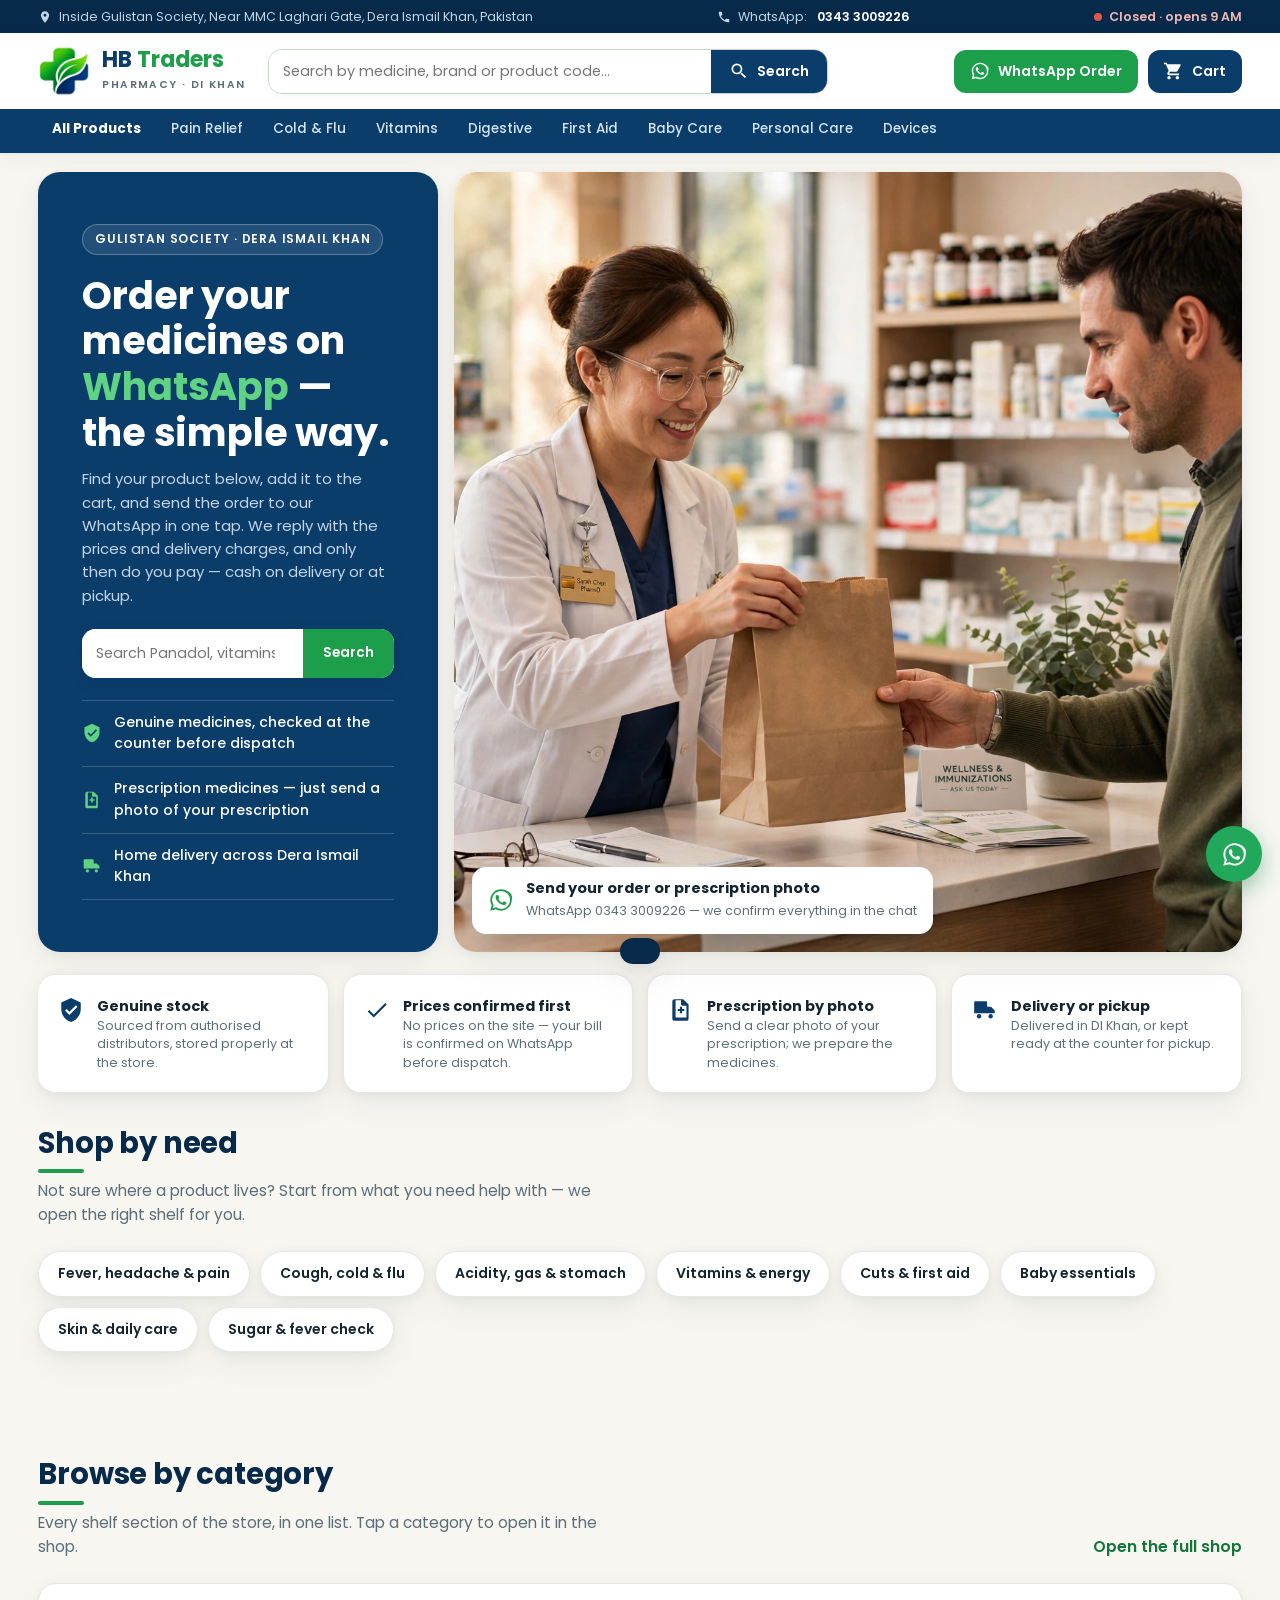
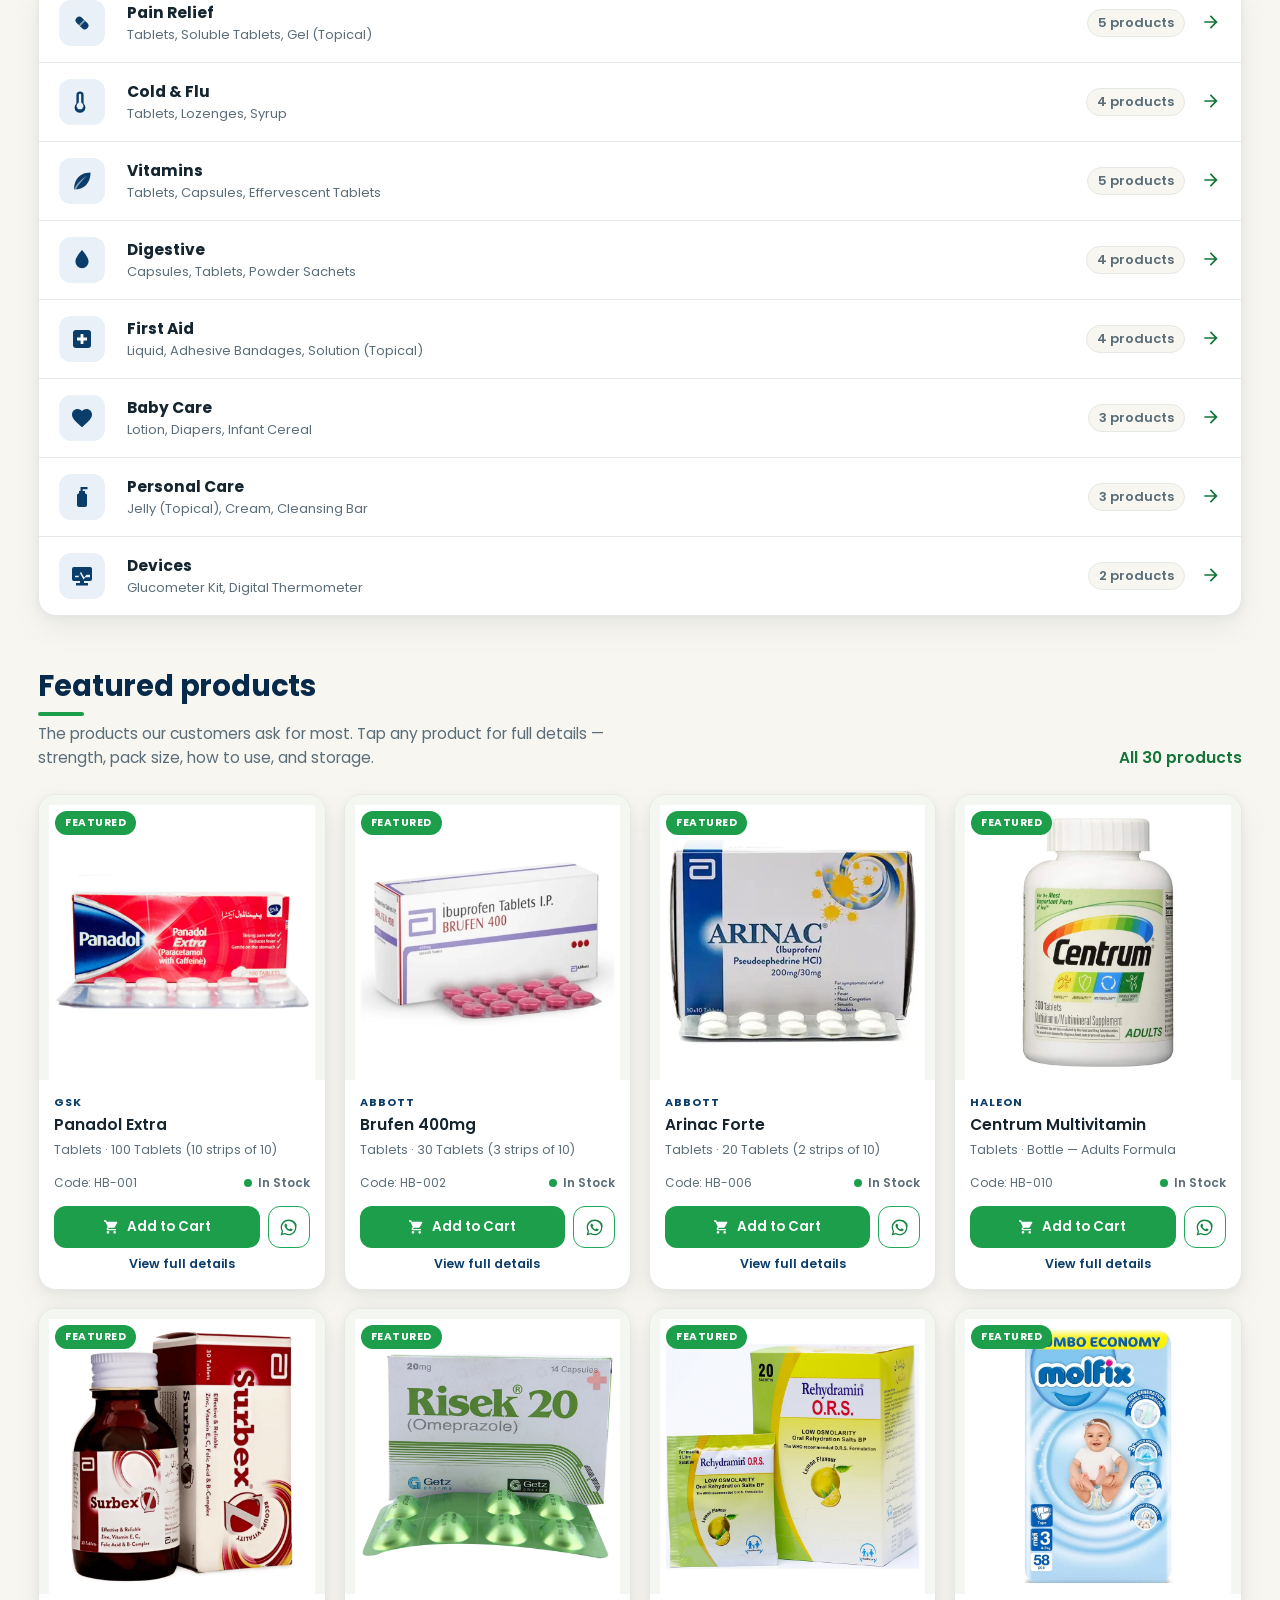
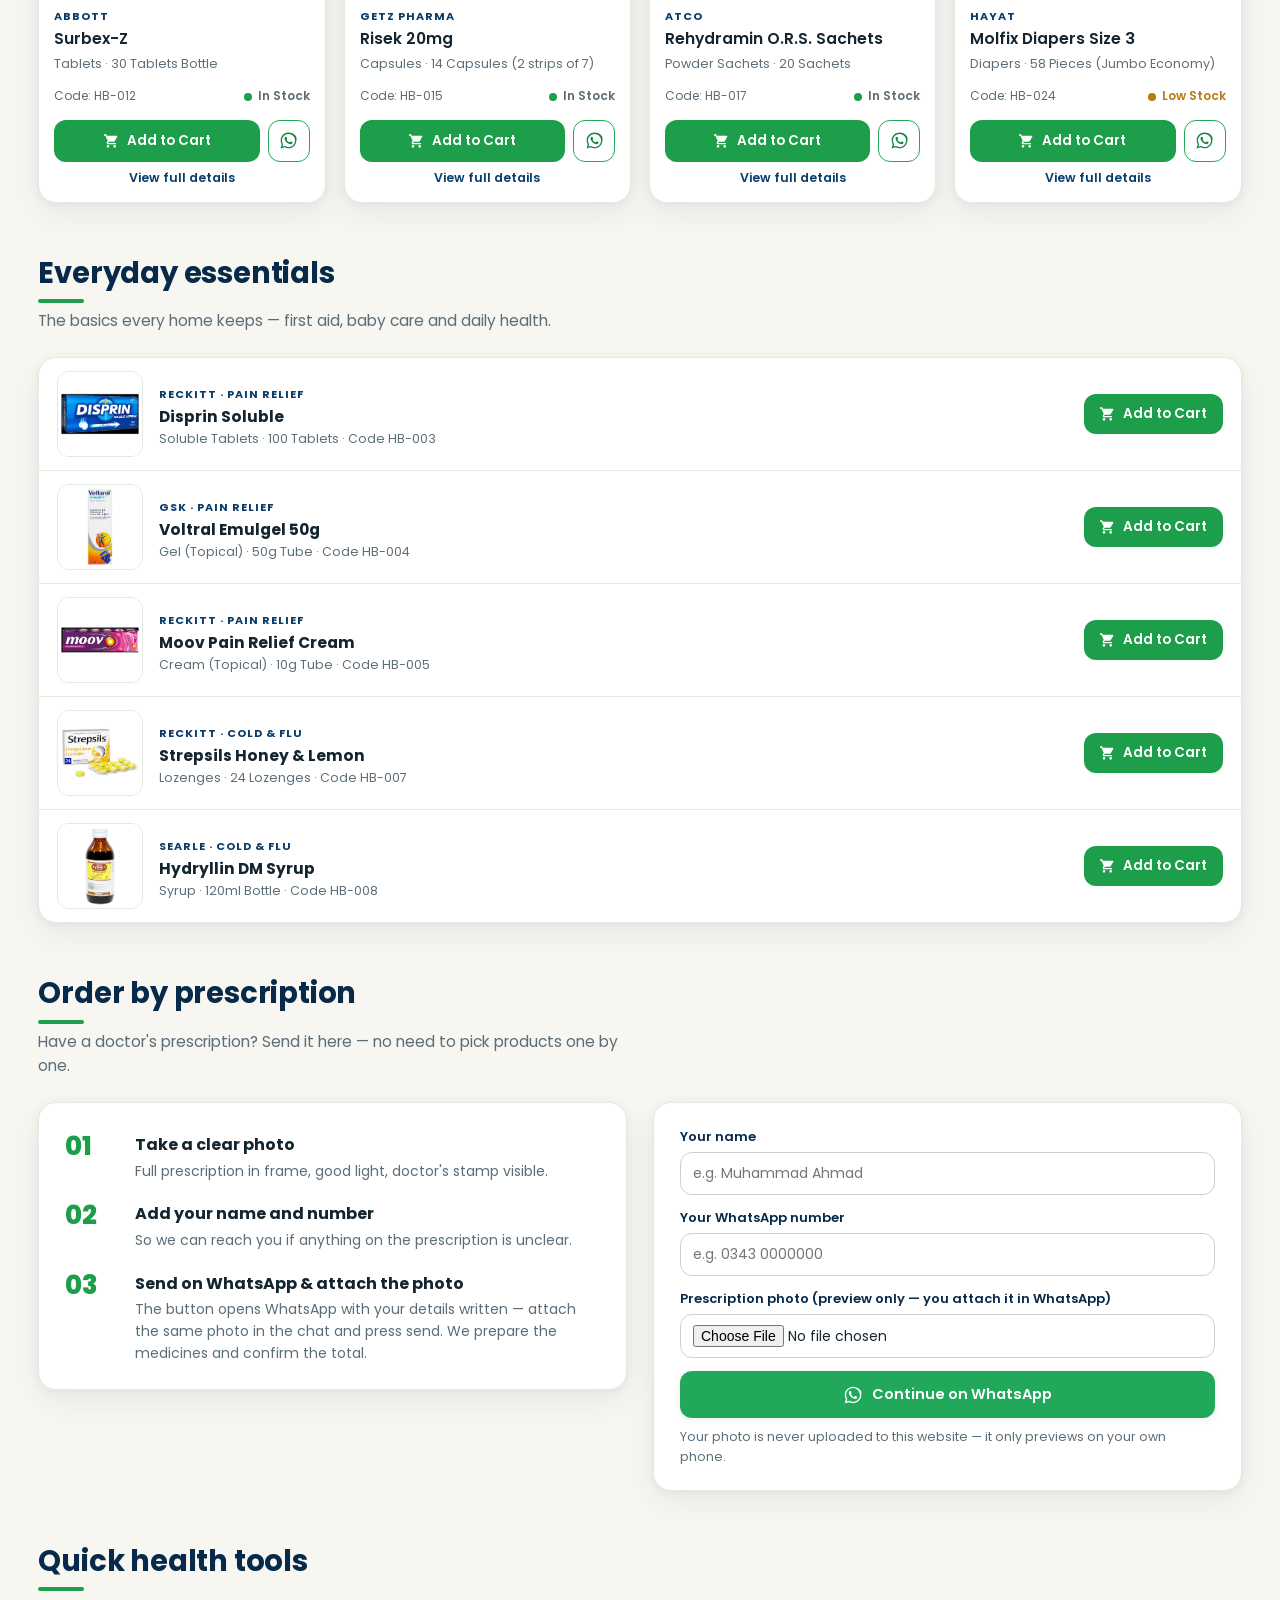
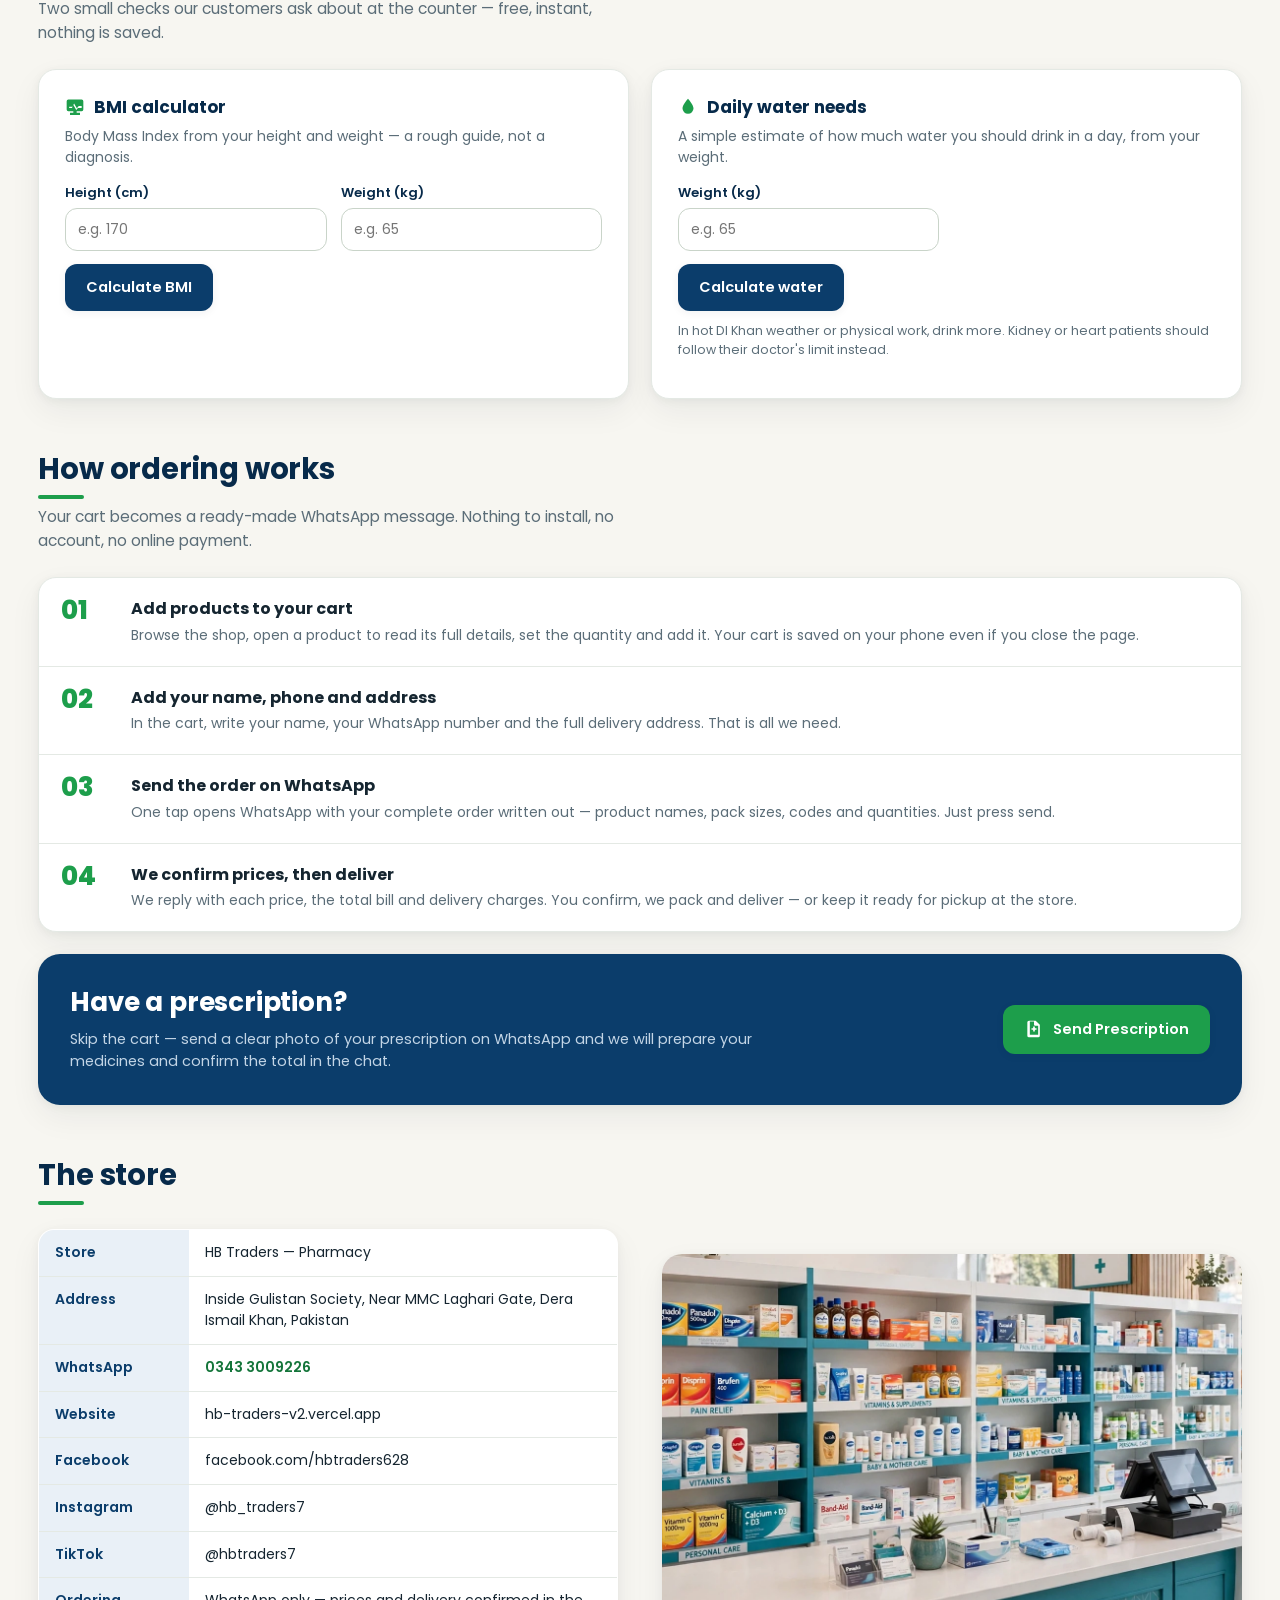
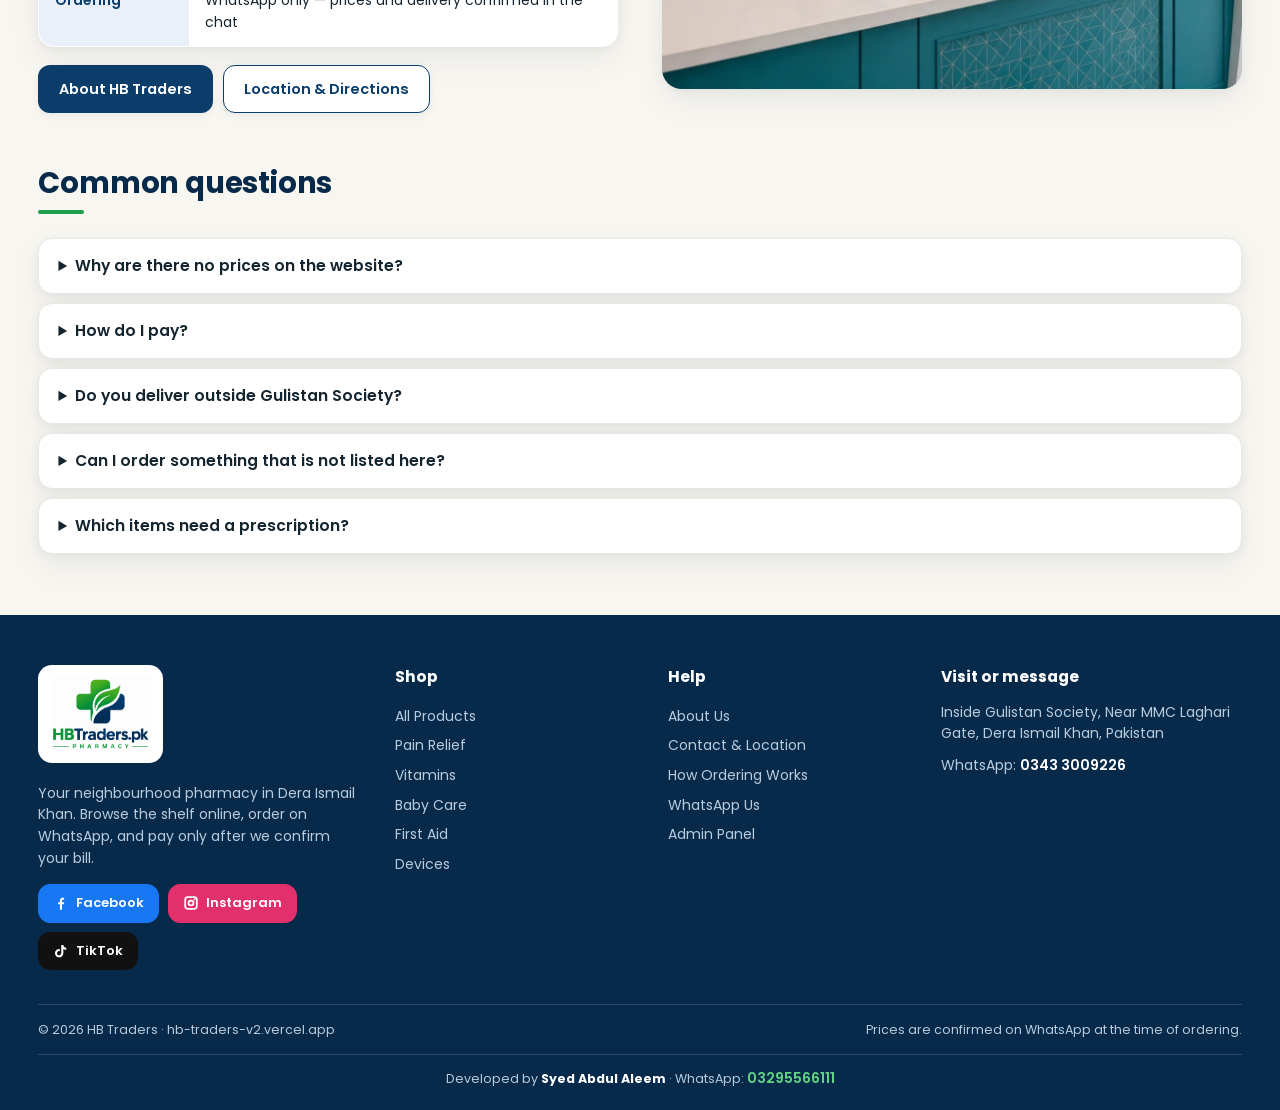
<file: index.html>
<!DOCTYPE html>
<html lang="en">
<head>
<meta charset="UTF-8">
<meta name="viewport" content="width=device-width, initial-scale=1.0, viewport-fit=cover">
<meta name="theme-color" content="#072a4a">
<title>HB Traders Pharmacy — Medicines on WhatsApp | Dera Ismail Khan</title>
<meta name="description" content="HB Traders is a neighbourhood pharmacy in Gulistan Society, Dera Ismail Khan. Browse medicines, vitamins, baby care and first aid, add to cart and order on WhatsApp — prices confirmed in the chat before you pay.">
<link rel="canonical" href="https://hb-traders-v2.vercel.app/">
<meta property="og:title" content="HB Traders Pharmacy — Order Medicines on WhatsApp">
<meta property="og:description" content="Browse the shelf online, add to cart, and send your order to our WhatsApp. Prices confirmed before payment.">
<meta property="og:type" content="website">
<meta property="og:url" content="https://hb-traders-v2.vercel.app/">
<meta property="og:image" content="https://hb-traders-v2.vercel.app/assets/images/logo-full.png">
<link rel="icon" href="assets/images/favicon.ico" sizes="any">
<link rel="icon" type="image/png" sizes="192x192" href="assets/images/favicon-192.png">
<link rel="apple-touch-icon" href="assets/images/apple-touch-icon.png">
<link rel="stylesheet" href="assets/css/style.css?v=20261108r4">
<script type="application/ld+json">
{"@context":"https://schema.org","@type":"Pharmacy","name":"HB Traders","url":"https://hb-traders-v2.vercel.app/","telephone":"+92-343-3009226","logo":"https://hb-traders-v2.vercel.app/assets/images/logo-full.png","address":{"@type":"PostalAddress","streetAddress":"Inside Gulistan Society, Near MMC Laghari Gate","addressLocality":"Dera Ismail Khan","addressCountry":"PK"},"sameAs":["https://www.facebook.com/hbtraders628","https://www.instagram.com/hb_traders7","https://www.tiktok.com/@hbtraders7"]}
</script>
</head>
<body>
<div id="loader" aria-hidden="true"><img src="assets/images/logo-icon-transparent.png" alt=""><h2>HB Traders</h2><div class="loader-bar"><i></i></div><p>Pharmacy · DI Khan</p></div>

<div class="topstrip"><div class="container">
  <span class="ts"><span class="ic"><svg><use href="#i-pin"/></svg></span><span data-address>Inside Gulistan Society, Near MMC Laghari Gate, Dera Ismail Khan</span></span>
  <span class="ts ts-hide"><span class="ic"><svg><use href="#i-phone"/></svg></span>WhatsApp:&nbsp;<a data-wa-plain href="https://wa.me/923433009226" target="_blank" rel="noopener" data-phone-display>0343 3009226</a></span>
</div></div>

<header class="site"><div class="container header-in">
  <a class="logo" href="index.html"><img src="assets/images/logo-icon-transparent.png" alt="HB Traders logo"><span class="lt"><b>HB <span>Traders</span></b><small>Pharmacy · DI Khan</small></span></a>
  <form class="header-search" data-search-form><input type="search" placeholder="Search by medicine, brand or product code…" aria-label="Search products"><button type="submit"><span class="ic"><svg><use href="#i-search"/></svg></span>Search</button></form>
  <div class="header-actions">
    <a class="wa-head-btn" data-wa="Hello HB Traders! I need a medicine." href="https://wa.me/923433009226" target="_blank" rel="noopener"><span class="ic"><svg><use href="#i-wa"/></svg></span><span class="wt">WhatsApp Order</span></a>
    <button class="cart-btn open-cart"><span class="ic"><svg><use href="#i-cart"/></svg></span><span class="ct">Cart</span><span class="cart-count" style="display:none">0</span></button>
    <button class="burger" id="burger" aria-label="Open menu"><span class="ic"><svg><use href="#i-menu"/></svg></span></button>
  </div>
</div>
<nav class="catbar" aria-label="Categories"><div class="container">
  <a href="shop.html" class="all">All Products</a><a href="shop.html?cat=Pain%20Relief">Pain Relief</a><a href="shop.html?cat=Cold%20%26%20Flu">Cold &amp; Flu</a><a href="shop.html?cat=Vitamins">Vitamins</a><a href="shop.html?cat=Digestive">Digestive</a><a href="shop.html?cat=First%20Aid">First Aid</a><a href="shop.html?cat=Baby%20Care">Baby Care</a><a href="shop.html?cat=Personal%20Care">Personal Care</a><a href="shop.html?cat=Devices">Devices</a>
</div></nav>
<nav class="mobile-nav" id="mobileNav"><a href="index.html">Home</a><a href="shop.html">Shop</a><a href="about.html">About</a><a href="contact.html">Contact</a><a href="admin.html">Admin Panel</a></nav>
</header>

<main>
<!-- HERO -->
<div class="hero"><div class="container">
  <div class="hero-panel">
    <span class="kicker"><span class="ic" style="width:14px;height:14px"><svg><use href="#i-cross"/></svg></span> Gulistan Society · Dera Ismail Khan</span>
    <h1>Order your medicines on <span>WhatsApp</span> — the simple way.</h1>
    <p>Find your product below, add it to the cart, and send the order to our WhatsApp in one tap. We reply with the prices and delivery charges, and only then do you pay — cash on delivery or at pickup.</p>
    <form class="hero-search" data-search-form><input type="search" placeholder="Search Panadol, vitamins, diapers, HB-001…" aria-label="Search products"><button type="submit">Search</button></form>
    <div class="hero-services">
      <div><span class="ic"><svg><use href="#i-shield"/></svg></span> Genuine medicines, checked at the counter before dispatch</div>
      <div><span class="ic"><svg><use href="#i-file"/></svg></span> Prescription medicines — just send a photo of your prescription</div>
      <div><span class="ic"><svg><use href="#i-truck"/></svg></span> Home delivery across Dera Ismail Khan</div>
    </div>
  </div>
  <div class="hero-photo">
    <img src="assets/images/pharmacist-counter.webp" alt="Pharmacist handing a medicine bag to a customer at the pharmacy counter" fetchpriority="high">
    <div class="photo-tag"><span class="ic"><svg><use href="#i-wa"/></svg></span><span><b>Send your order or prescription photo</b><small>WhatsApp <span data-phone-display>0343 3009226</span> — we confirm everything in the chat</small></span></div>
  </div>
</div></div>

<!-- FACTS -->
<div class="facts"><div class="container">
  <div class="fact"><span class="ic"><svg><use href="#i-shield"/></svg></span><span><b>Genuine stock</b><small>Sourced from authorised distributors, stored properly at the store.</small></span></div>
  <div class="fact"><span class="ic"><svg><use href="#i-check"/></svg></span><span><b>Prices confirmed first</b><small>No prices on the site — your bill is confirmed on WhatsApp before dispatch.</small></span></div>
  <div class="fact"><span class="ic"><svg><use href="#i-file"/></svg></span><span><b>Prescription by photo</b><small>Send a clear photo of your prescription; we prepare the medicines.</small></span></div>
  <div class="fact"><span class="ic"><svg><use href="#i-truck"/></svg></span><span><b>Delivery or pickup</b><small>Delivered in DI Khan, or kept ready at the counter for pickup.</small></span></div>
</div></div>

<!-- SHOP BY NEED -->
<section style="padding-top:28px"><div class="container">
  <div class="sec-head reveal"><div><h2>Shop by need</h2><p>Not sure where a product lives? Start from what you need help with — we open the right shelf for you.</p></div></div>
  <div class="need-chips reveal">
    <a href="shop.html?cat=Pain Relief">Fever, headache &amp; pain</a>
    <a href="shop.html?cat=Cold%20%26%20Flu">Cough, cold &amp; flu</a>
    <a href="shop.html?cat=Digestive">Acidity, gas &amp; stomach</a>
    <a href="shop.html?cat=Vitamins">Vitamins &amp; energy</a>
    <a href="shop.html?cat=First%20Aid">Cuts &amp; first aid</a>
    <a href="shop.html?cat=Baby%20Care">Baby essentials</a>
    <a href="shop.html?cat=Personal%20Care">Skin &amp; daily care</a>
    <a href="shop.html?cat=Devices">Sugar &amp; fever check</a>
  </div>
</div></section>

<!-- CATEGORIES -->
<section><div class="container">
  <div class="sec-head reveal"><div><h2>Browse by category</h2><p>Every shelf section of the store, in one list. Tap a category to open it in the shop.</p></div><a class="link" href="shop.html">Open the full shop</a></div>
  <div class="cat-index reveal" id="catIndex"></div>
</div></section>

<!-- FEATURED -->
<section style="padding-top:0"><div class="container">
  <div class="sec-head reveal"><div><h2>Featured products</h2><p>The products our customers ask for most. Tap any product for full details — strength, pack size, how to use, and storage.</p></div><a class="link" href="shop.html">All 30 products</a></div>
  <div class="grid" id="featuredGrid"></div>
</div></section>

<!-- ESSENTIALS LIST -->
<section style="padding-top:0"><div class="container">
  <div class="sec-head reveal"><div><h2>Everyday essentials</h2><p>The basics every home keeps — first aid, baby care and daily health.</p></div></div>
  <div class="ess-list reveal" id="essentialsList"></div>
</div></section>

<!-- ORDER BY PRESCRIPTION -->
<section style="padding-top:0"><div class="container">
  <div class="sec-head reveal"><div><h2>Order by prescription</h2><p>Have a doctor's prescription? Send it here — no need to pick products one by one.</p></div></div>
  <div class="rx-grid reveal">
    <div class="rx-info">
      <div class="how-row" style="border:0;padding:6px 0 14px"><span class="num">01</span><div><h3>Take a clear photo</h3><p>Full prescription in frame, good light, doctor's stamp visible.</p></div></div>
      <div class="how-row" style="border:0;padding:6px 0 14px"><span class="num">02</span><div><h3>Add your name and number</h3><p>So we can reach you if anything on the prescription is unclear.</p></div></div>
      <div class="how-row" style="border:0;padding:6px 0 0"><span class="num">03</span><div><h3>Send on WhatsApp &amp; attach the photo</h3><p>The button opens WhatsApp with your details written — attach the same photo in the chat and press send. We prepare the medicines and confirm the total.</p></div></div>
    </div>
    <form class="rx-form" id="rxForm">
      <div class="field"><label for="rxName">Your name</label><input id="rxName" type="text" placeholder="e.g. Muhammad Ahmad" autocomplete="name"></div>
      <div class="field"><label for="rxPhone">Your WhatsApp number</label><input id="rxPhone" type="tel" placeholder="e.g. 0343 0000000" autocomplete="tel"></div>
      <div class="field"><label for="rxFile">Prescription photo (preview only — you attach it in WhatsApp)</label><input id="rxFile" type="file" accept="image/*"></div>
      <img id="rxPreview" alt="Your prescription photo preview" style="display:none">
      <p class="form-error" id="rxError"></p>
      <button class="btn btn-wa" type="submit" style="width:100%;justify-content:center"><span class="ic"><svg><use href="#i-wa"/></svg></span> Continue on WhatsApp</button>
      <p style="font-size:12.5px;color:var(--muted);margin-top:9px">Your photo is never uploaded to this website — it only previews on your own phone.</p>
    </form>
  </div>
</div></section>

<!-- HEALTH TOOLS -->
<section style="padding-top:0"><div class="container">
  <div class="sec-head reveal"><div><h2>Quick health tools</h2><p>Two small checks our customers ask about at the counter — free, instant, nothing is saved.</p></div></div>
  <div class="tools-grid reveal">
    <div class="tool-card">
      <h3><span class="ic"><svg><use href="#i-pulse"/></svg></span> BMI calculator</h3>
      <p>Body Mass Index from your height and weight — a rough guide, not a diagnosis.</p>
      <div class="tool-inputs">
        <div class="field"><label for="bmiH">Height (cm)</label><input id="bmiH" type="number" inputmode="decimal" placeholder="e.g. 170"></div>
        <div class="field"><label for="bmiW">Weight (kg)</label><input id="bmiW" type="number" inputmode="decimal" placeholder="e.g. 65"></div>
      </div>
      <button class="btn btn-navy" id="bmiBtn" type="button">Calculate BMI</button>
      <div class="tool-result" id="bmiResult" style="display:none"></div>
    </div>
    <div class="tool-card">
      <h3><span class="ic"><svg><use href="#i-drop"/></svg></span> Daily water needs</h3>
      <p>A simple estimate of how much water you should drink in a day, from your weight.</p>
      <div class="tool-inputs">
        <div class="field"><label for="waterW">Weight (kg)</label><input id="waterW" type="number" inputmode="decimal" placeholder="e.g. 65"></div>
      </div>
      <button class="btn btn-navy" id="waterBtn" type="button">Calculate water</button>
      <div class="tool-result" id="waterResult" style="display:none"></div>
      <p style="font-size:12.5px;color:var(--muted);margin-top:10px">In hot DI Khan weather or physical work, drink more. Kidney or heart patients should follow their doctor's limit instead.</p>
    </div>
  </div>
</div></section>

<!-- LAST ORDER / RECENT (filled by the site when there is history on this device) -->
<section style="padding-top:0;display:none" id="lastOrderSection"><div class="container">
  <div class="sec-head"><div><h2>Your last order</h2><p>Ordered from this phone before? Reorder the same items in one tap.</p></div></div>
  <div class="last-order" id="lastOrderBox"></div>
</div></section>
<section style="padding-top:0;display:none" id="recentSection"><div class="container">
  <div class="sec-head"><div><h2>Recently viewed</h2><p>Products you opened on this device, so you can find them again quickly.</p></div></div>
  <div class="rail" id="recentRail"></div>
</div></section>

<!-- HOW IT WORKS -->
<section style="padding-top:0"><div class="container">
  <div class="sec-head reveal"><div><h2>How ordering works</h2><p>Your cart becomes a ready-made WhatsApp message. Nothing to install, no account, no online payment.</p></div></div>
  <div class="how-rows reveal">
    <div class="how-row"><span class="num">01</span><div><h3>Add products to your cart</h3><p>Browse the shop, open a product to read its full details, set the quantity and add it. Your cart is saved on your phone even if you close the page.</p></div></div>
    <div class="how-row"><span class="num">02</span><div><h3>Add your name, phone and address</h3><p>In the cart, write your name, your WhatsApp number and the full delivery address. That is all we need.</p></div></div>
    <div class="how-row"><span class="num">03</span><div><h3>Send the order on WhatsApp</h3><p>One tap opens WhatsApp with your complete order written out — product names, pack sizes, codes and quantities. Just press send.</p></div></div>
    <div class="how-row"><span class="num">04</span><div><h3>We confirm prices, then deliver</h3><p>We reply with each price, the total bill and delivery charges. You confirm, we pack and deliver — or keep it ready for pickup at the store.</p></div></div>
  </div>
  <div class="rx-band reveal" style="margin-top:22px">
    <div><h2>Have a prescription?</h2><p>Skip the cart — send a clear photo of your prescription on WhatsApp and we will prepare your medicines and confirm the total in the chat.</p></div>
    <a class="btn btn-green" data-wa="Hello HB Traders! I am sending my prescription photo for an order." href="https://wa.me/923433009226" target="_blank" rel="noopener"><span class="ic"><svg><use href="#i-file"/></svg></span> Send Prescription</a>
  </div>
</div></section>

<!-- STORE -->
<section style="padding-top:0"><div class="container">
  <div class="sec-head reveal"><div><h2>The store</h2></div></div>
  <div class="split">
    <div class="reveal">
      <table class="fact-table">
        <tr><th>Store</th><td>HB Traders — Pharmacy</td></tr>
        <tr><th>Address</th><td data-address>Inside Gulistan Society, Near MMC Laghari Gate, Dera Ismail Khan, Pakistan</td></tr>
        <tr><th>WhatsApp</th><td><a data-wa-plain href="https://wa.me/923433009226" target="_blank" rel="noopener" style="color:var(--green-dark);font-weight:600" data-phone-display>0343 3009226</a></td></tr>
        <tr><th>Website</th><td>hb-traders-v2.vercel.app</td></tr>
        <tr><th>Facebook</th><td>facebook.com/hbtraders628</td></tr>
        <tr><th>Instagram</th><td>@hb_traders7</td></tr>
        <tr><th>TikTok</th><td>@hbtraders7</td></tr>
        <tr><th>Ordering</th><td>WhatsApp only — prices and delivery confirmed in the chat</td></tr>
      </table>
      <div style="display:flex;gap:10px;margin-top:18px;flex-wrap:wrap">
        <a class="btn btn-navy" href="about.html">About HB Traders</a>
        <a class="btn btn-outline" href="contact.html">Location &amp; Directions</a>
      </div>
    </div>
    <div class="split-img reveal"><img src="assets/images/hero-pharmacy.webp" alt="Medicine shelves inside a pharmacy" loading="lazy"></div>
  </div>
</div></section>

<!-- FAQ -->
<section style="padding-top:0"><div class="container faq">
  <div class="sec-head reveal"><div><h2>Common questions</h2></div></div>
  <details class="reveal"><summary>Why are there no prices on the website?</summary><p>Medicine prices change with new stock and company revisions. Instead of showing an old price, we confirm the current price of every item in your WhatsApp order before you pay anything.</p></details>
  <details class="reveal"><summary>How do I pay?</summary><p>Cash on delivery, or cash at the counter if you pick up. There is no online payment and nothing is charged from this website.</p></details>
  <details class="reveal"><summary>Do you deliver outside Gulistan Society?</summary><p>Yes, across Dera Ismail Khan. Write your full address in the cart — delivery time and charges for your area are confirmed in the WhatsApp reply.</p></details>
  <details class="reveal"><summary>Can I order something that is not listed here?</summary><p>Yes. The shop shows our everyday range, but the store stocks much more. Message the product name or a photo of the pack on WhatsApp and we will check the shelf.</p></details>
  <details class="reveal"><summary>Which items need a prescription?</summary><p>Items marked "Prescription" in red. Add them to your order as normal and share a photo of your valid prescription in the same WhatsApp chat.</p></details>
</div></section>
</main>

<footer><div class="container">
  <div class="footer-grid">
    <div><span class="footer-logo-box"><img src="assets/images/logo-full.png" alt="HB Traders Pharmacy logo"></span>
      <p>Your neighbourhood pharmacy in Dera Ismail Khan. Browse the shelf online, order on WhatsApp, and pay only after we confirm your bill.</p>
      <div class="social-row">
        <a href="https://www.facebook.com/hbtraders628" target="_blank" rel="noopener"><span class="ic" style="width:16px;height:16px"><svg><use href="#i-fb"/></svg></span>Facebook</a>
        <a href="https://www.instagram.com/hb_traders7" target="_blank" rel="noopener"><span class="ic" style="width:16px;height:16px"><svg><use href="#i-ig"/></svg></span>Instagram</a>
        <a href="https://www.tiktok.com/@hbtraders7" target="_blank" rel="noopener"><span class="ic" style="width:16px;height:16px"><svg><use href="#i-tt"/></svg></span>TikTok</a>
      </div></div>
    <div><h4>Shop</h4><a href="shop.html">All Products</a><a href="shop.html?cat=Pain%20Relief">Pain Relief</a><a href="shop.html?cat=Vitamins">Vitamins</a><a href="shop.html?cat=Baby%20Care">Baby Care</a><a href="shop.html?cat=First%20Aid">First Aid</a><a href="shop.html?cat=Devices">Devices</a></div>
    <div><h4>Help</h4><a href="about.html">About Us</a><a href="contact.html">Contact &amp; Location</a><a href="index.html">How Ordering Works</a><a data-wa="Hello HB Traders!" href="https://wa.me/923433009226" target="_blank" rel="noopener">WhatsApp Us</a><a href="admin.html">Admin Panel</a></div>
    <div><h4>Visit or message</h4><p data-address>Inside Gulistan Society, Near MMC Laghari Gate, Dera Ismail Khan, Pakistan</p><p style="margin-top:10px">WhatsApp: <a data-wa-plain href="https://wa.me/923433009226" target="_blank" rel="noopener" style="display:inline;color:#fff;font-weight:600" data-phone-display>0343 3009226</a></p></div>
  </div>
  <div class="footer-bottom"><span>© 2026 HB Traders · hb-traders-v2.vercel.app</span><span>Prices are confirmed on WhatsApp at the time of ordering.</span></div>
  <div class="dev-credit">Developed by <b>Syed Abdul Aleem</b> · WhatsApp: <a href="https://wa.me/923295566111" target="_blank" rel="noopener">03295566111</a></div>
</div></footer>

<a class="wa-float" data-wa="Hello HB Traders!" href="https://wa.me/923433009226" target="_blank" rel="noopener" aria-label="Chat on WhatsApp"><span class="ic"><svg><use href="#i-wa"/></svg></span></a>

<div class="modal-wrap" id="productModal" role="dialog" aria-modal="true"><div class="modal"><button class="modal-close" aria-label="Close"><span class="ic"><svg><use href="#i-x"/></svg></span></button><div id="pmContent"></div></div></div>

<div class="drawer-wrap" id="cartWrap"><aside class="drawer" aria-label="Shopping cart">
  <div class="drawer-head"><h3><span class="ic"><svg><use href="#i-cart"/></svg></span> Your Cart</h3><button class="close-cart" aria-label="Close cart"><span class="ic"><svg><use href="#i-x"/></svg></span></button></div>
  <div class="drawer-body" id="cartItems"></div>
  <div class="drawer-foot" id="cartFoot">
    <p class="confirm-note"><b id="cartItemCount">0 items</b><br>Prices and delivery charges are confirmed by the store on WhatsApp before you pay. Nothing is charged here.</p>
    <form class="checkout-form" onsubmit="return false">
      <input id="custName" type="text" placeholder="Your full name *" autocomplete="name">
      <input id="custPhone" type="tel" placeholder="Your phone / WhatsApp number *" autocomplete="tel">
      <textarea id="custAddress" rows="2" placeholder="Full delivery address (house, street, area) *"></textarea>
      <input id="custNote" type="text" placeholder="Note (optional) — e.g. call on arrival">
    </form>
    <p class="form-error" id="formError"></p>
    <button class="order-btn" id="placeOrder"><span class="ic"><svg><use href="#i-wa"/></svg></span> Place Order on WhatsApp</button>
    <button class="clear-btn" id="clearCart">Clear cart</button>
  </div>
</aside></div>

<div id="toast" role="status"></div>
<script src="assets/js/products.js"></script>
<script src="assets/js/icons.js"></script>
<script src="assets/js/app.js"></script>
</body>
</html>
</file>
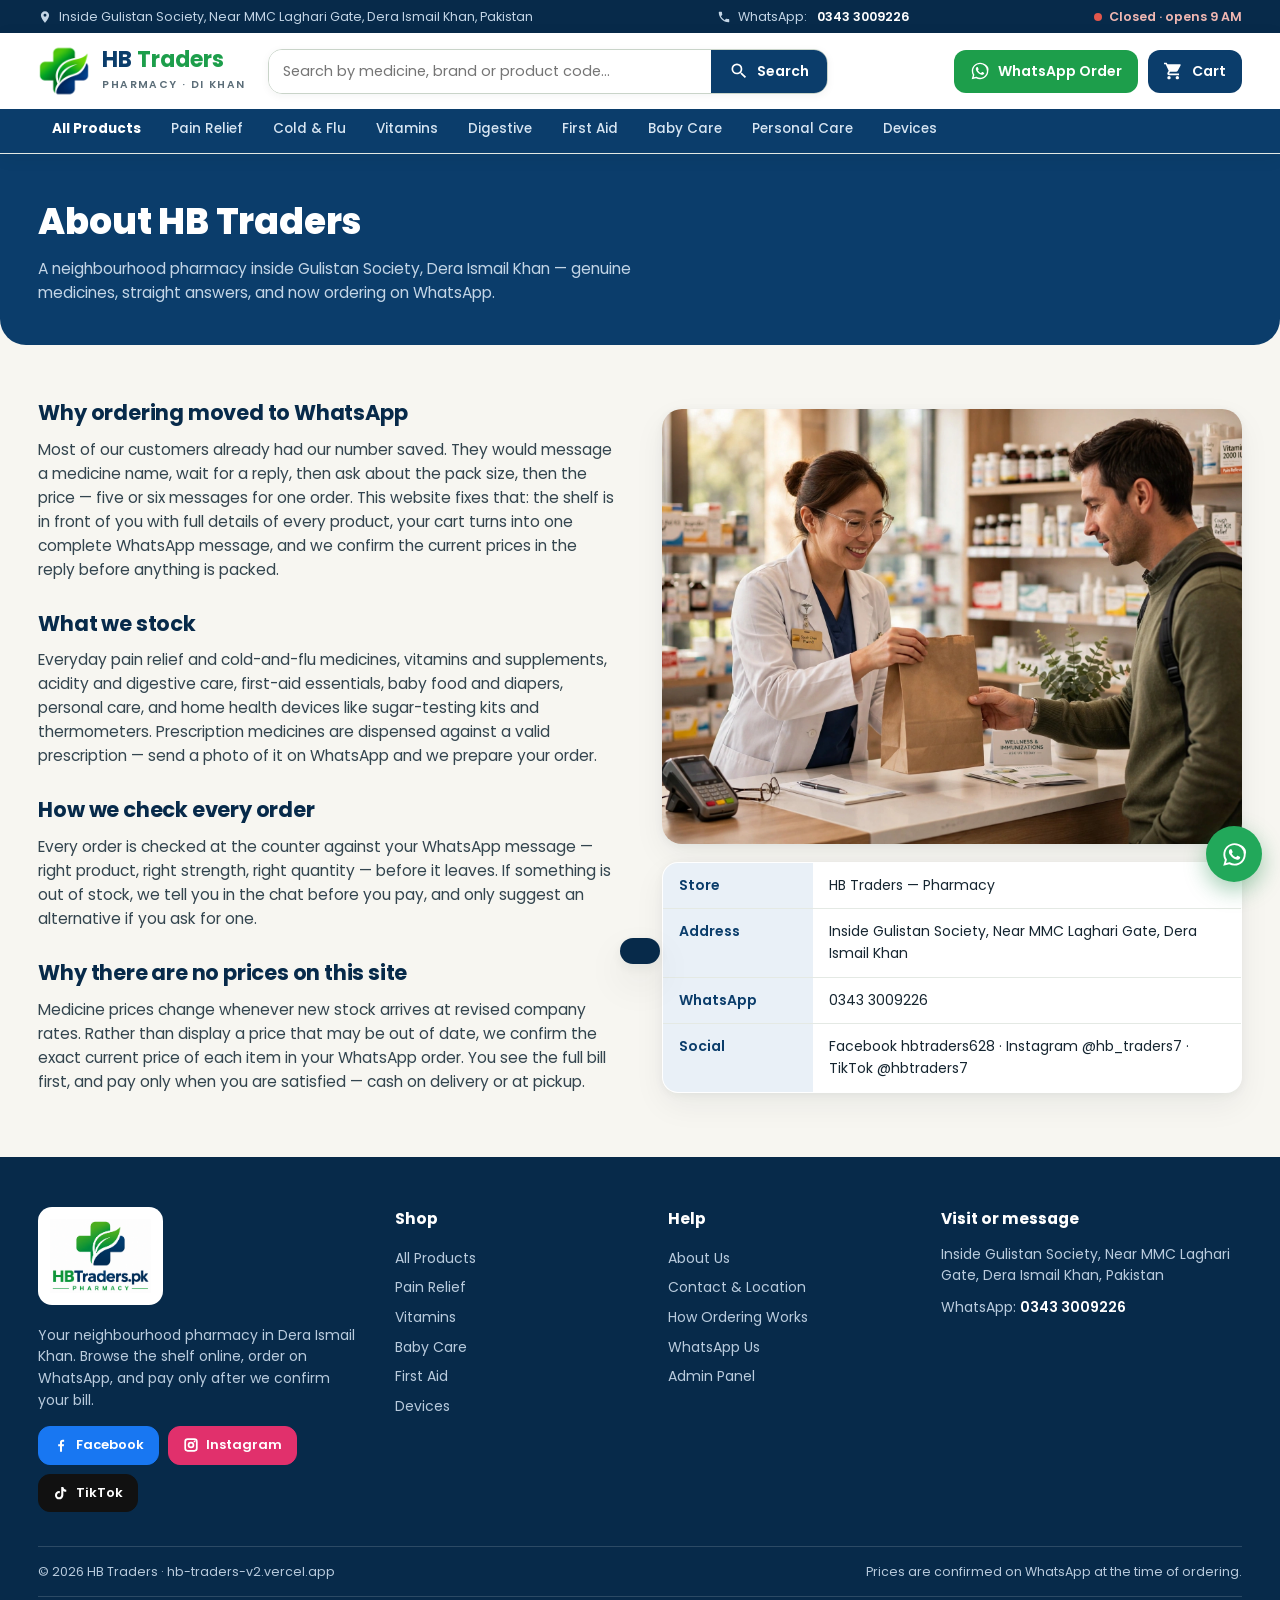
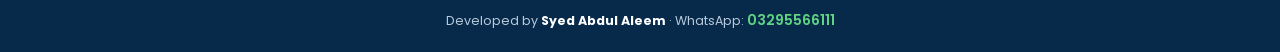
<file: about.html>
<!DOCTYPE html>
<html lang="en">
<head>
<meta charset="UTF-8">
<meta name="viewport" content="width=device-width, initial-scale=1.0, viewport-fit=cover">
<meta name="theme-color" content="#072a4a">
<title>About Us — HB Traders Pharmacy, Dera Ismail Khan</title>
<meta name="description" content="About HB Traders pharmacy in Gulistan Society, Dera Ismail Khan — what we stock, how WhatsApp ordering works, and why prices are confirmed in the chat.">
<link rel="canonical" href="https://hb-traders-v2.vercel.app/about.html">
<meta property="og:title" content="HB Traders Pharmacy — Order Medicines on WhatsApp">
<meta property="og:description" content="Browse the shelf online, add to cart, and send your order to our WhatsApp. Prices confirmed before payment.">
<meta property="og:type" content="website">
<meta property="og:url" content="https://hb-traders-v2.vercel.app/about.html">
<meta property="og:image" content="https://hb-traders-v2.vercel.app/assets/images/logo-full.png">
<link rel="icon" href="assets/images/favicon.ico" sizes="any">
<link rel="icon" type="image/png" sizes="192x192" href="assets/images/favicon-192.png">
<link rel="apple-touch-icon" href="assets/images/apple-touch-icon.png">
<link rel="stylesheet" href="assets/css/style.css?v=20261108r4">
<script type="application/ld+json">
{"@context":"https://schema.org","@type":"Pharmacy","name":"HB Traders","url":"https://hb-traders-v2.vercel.app/","telephone":"+92-343-3009226","logo":"https://hb-traders-v2.vercel.app/assets/images/logo-full.png","address":{"@type":"PostalAddress","streetAddress":"Inside Gulistan Society, Near MMC Laghari Gate","addressLocality":"Dera Ismail Khan","addressCountry":"PK"},"sameAs":["https://www.facebook.com/hbtraders628","https://www.instagram.com/hb_traders7","https://www.tiktok.com/@hbtraders7"]}
</script>
</head>
<body>
<div id="loader" aria-hidden="true"><img src="assets/images/logo-icon-transparent.png" alt=""><h2>HB Traders</h2><div class="loader-bar"><i></i></div><p>Pharmacy · DI Khan</p></div>

<div class="topstrip"><div class="container">
  <span class="ts"><span class="ic"><svg><use href="#i-pin"/></svg></span><span data-address>Inside Gulistan Society, Near MMC Laghari Gate, Dera Ismail Khan</span></span>
  <span class="ts ts-hide"><span class="ic"><svg><use href="#i-phone"/></svg></span>WhatsApp:&nbsp;<a data-wa-plain href="https://wa.me/923433009226" target="_blank" rel="noopener" data-phone-display>0343 3009226</a></span>
</div></div>

<header class="site"><div class="container header-in">
  <a class="logo" href="index.html"><img src="assets/images/logo-icon-transparent.png" alt="HB Traders logo"><span class="lt"><b>HB <span>Traders</span></b><small>Pharmacy · DI Khan</small></span></a>
  <form class="header-search" data-search-form><input type="search" placeholder="Search by medicine, brand or product code…" aria-label="Search products"><button type="submit"><span class="ic"><svg><use href="#i-search"/></svg></span>Search</button></form>
  <div class="header-actions">
    <a class="wa-head-btn" data-wa="Hello HB Traders! I need a medicine." href="https://wa.me/923433009226" target="_blank" rel="noopener"><span class="ic"><svg><use href="#i-wa"/></svg></span><span class="wt">WhatsApp Order</span></a>
    <button class="cart-btn open-cart"><span class="ic"><svg><use href="#i-cart"/></svg></span><span class="ct">Cart</span><span class="cart-count" style="display:none">0</span></button>
    <button class="burger" id="burger" aria-label="Open menu"><span class="ic"><svg><use href="#i-menu"/></svg></span></button>
  </div>
</div>
<nav class="catbar" aria-label="Categories"><div class="container">
  <a href="shop.html" class="all">All Products</a><a href="shop.html?cat=Pain%20Relief">Pain Relief</a><a href="shop.html?cat=Cold%20%26%20Flu">Cold &amp; Flu</a><a href="shop.html?cat=Vitamins">Vitamins</a><a href="shop.html?cat=Digestive">Digestive</a><a href="shop.html?cat=First%20Aid">First Aid</a><a href="shop.html?cat=Baby%20Care">Baby Care</a><a href="shop.html?cat=Personal%20Care">Personal Care</a><a href="shop.html?cat=Devices">Devices</a>
</div></nav>
<nav class="mobile-nav" id="mobileNav"><a href="index.html">Home</a><a href="shop.html">Shop</a><a href="about.html">About</a><a href="contact.html">Contact</a><a href="admin.html">Admin Panel</a></nav>
</header>

<main>
<div class="page-hero"><div class="container"><h1>About HB Traders</h1><p>A neighbourhood pharmacy inside Gulistan Society, Dera Ismail Khan — genuine medicines, straight answers, and now ordering on WhatsApp.</p></div></div>
<section><div class="container split">
  <div class="prose reveal">
    <h2>Why ordering moved to WhatsApp</h2>
    <p>Most of our customers already had our number saved. They would message a medicine name, wait for a reply, then ask about the pack size, then the price — five or six messages for one order. This website fixes that: the shelf is in front of you with full details of every product, your cart turns into one complete WhatsApp message, and we confirm the current prices in the reply before anything is packed.</p>
    <h2>What we stock</h2>
    <p>Everyday pain relief and cold-and-flu medicines, vitamins and supplements, acidity and digestive care, first-aid essentials, baby food and diapers, personal care, and home health devices like sugar-testing kits and thermometers. Prescription medicines are dispensed against a valid prescription — send a photo of it on WhatsApp and we prepare your order.</p>
    <h2>How we check every order</h2>
    <p>Every order is checked at the counter against your WhatsApp message — right product, right strength, right quantity — before it leaves. If something is out of stock, we tell you in the chat before you pay, and only suggest an alternative if you ask for one.</p>
    <h2>Why there are no prices on this site</h2>
    <p>Medicine prices change whenever new stock arrives at revised company rates. Rather than display a price that may be out of date, we confirm the exact current price of each item in your WhatsApp order. You see the full bill first, and pay only when you are satisfied — cash on delivery or at pickup.</p>
  </div>
  <div class="reveal">
    <div class="split-img"><img src="assets/images/pharmacist-counter.webp" alt="Serving a customer at the pharmacy counter" loading="lazy"></div>
    <table class="fact-table" style="margin-top:18px">
      <tr><th>Store</th><td>HB Traders — Pharmacy</td></tr>
      <tr><th>Address</th><td>Inside Gulistan Society, Near MMC Laghari Gate, Dera Ismail Khan</td></tr>
      <tr><th>WhatsApp</th><td>0343 3009226</td></tr>
      <tr><th>Social</th><td>Facebook hbtraders628 · Instagram @hb_traders7 · TikTok @hbtraders7</td></tr>
    </table>
  </div>
</div></section></main>

<footer><div class="container">
  <div class="footer-grid">
    <div><span class="footer-logo-box"><img src="assets/images/logo-full.png" alt="HB Traders Pharmacy logo"></span>
      <p>Your neighbourhood pharmacy in Dera Ismail Khan. Browse the shelf online, order on WhatsApp, and pay only after we confirm your bill.</p>
      <div class="social-row">
        <a href="https://www.facebook.com/hbtraders628" target="_blank" rel="noopener"><span class="ic" style="width:16px;height:16px"><svg><use href="#i-fb"/></svg></span>Facebook</a>
        <a href="https://www.instagram.com/hb_traders7" target="_blank" rel="noopener"><span class="ic" style="width:16px;height:16px"><svg><use href="#i-ig"/></svg></span>Instagram</a>
        <a href="https://www.tiktok.com/@hbtraders7" target="_blank" rel="noopener"><span class="ic" style="width:16px;height:16px"><svg><use href="#i-tt"/></svg></span>TikTok</a>
      </div></div>
    <div><h4>Shop</h4><a href="shop.html">All Products</a><a href="shop.html?cat=Pain%20Relief">Pain Relief</a><a href="shop.html?cat=Vitamins">Vitamins</a><a href="shop.html?cat=Baby%20Care">Baby Care</a><a href="shop.html?cat=First%20Aid">First Aid</a><a href="shop.html?cat=Devices">Devices</a></div>
    <div><h4>Help</h4><a href="about.html">About Us</a><a href="contact.html">Contact &amp; Location</a><a href="index.html">How Ordering Works</a><a data-wa="Hello HB Traders!" href="https://wa.me/923433009226" target="_blank" rel="noopener">WhatsApp Us</a><a href="admin.html">Admin Panel</a></div>
    <div><h4>Visit or message</h4><p data-address>Inside Gulistan Society, Near MMC Laghari Gate, Dera Ismail Khan, Pakistan</p><p style="margin-top:10px">WhatsApp: <a data-wa-plain href="https://wa.me/923433009226" target="_blank" rel="noopener" style="display:inline;color:#fff;font-weight:600" data-phone-display>0343 3009226</a></p></div>
  </div>
  <div class="footer-bottom"><span>© 2026 HB Traders · hb-traders-v2.vercel.app</span><span>Prices are confirmed on WhatsApp at the time of ordering.</span></div>
  <div class="dev-credit">Developed by <b>Syed Abdul Aleem</b> · WhatsApp: <a href="https://wa.me/923295566111" target="_blank" rel="noopener">03295566111</a></div>
</div></footer>

<a class="wa-float" data-wa="Hello HB Traders!" href="https://wa.me/923433009226" target="_blank" rel="noopener" aria-label="Chat on WhatsApp"><span class="ic"><svg><use href="#i-wa"/></svg></span></a>

<div class="modal-wrap" id="productModal" role="dialog" aria-modal="true"><div class="modal"><button class="modal-close" aria-label="Close"><span class="ic"><svg><use href="#i-x"/></svg></span></button><div id="pmContent"></div></div></div>

<div class="drawer-wrap" id="cartWrap"><aside class="drawer" aria-label="Shopping cart">
  <div class="drawer-head"><h3><span class="ic"><svg><use href="#i-cart"/></svg></span> Your Cart</h3><button class="close-cart" aria-label="Close cart"><span class="ic"><svg><use href="#i-x"/></svg></span></button></div>
  <div class="drawer-body" id="cartItems"></div>
  <div class="drawer-foot" id="cartFoot">
    <p class="confirm-note"><b id="cartItemCount">0 items</b><br>Prices and delivery charges are confirmed by the store on WhatsApp before you pay. Nothing is charged here.</p>
    <form class="checkout-form" onsubmit="return false">
      <input id="custName" type="text" placeholder="Your full name *" autocomplete="name">
      <input id="custPhone" type="tel" placeholder="Your phone / WhatsApp number *" autocomplete="tel">
      <textarea id="custAddress" rows="2" placeholder="Full delivery address (house, street, area) *"></textarea>
      <input id="custNote" type="text" placeholder="Note (optional) — e.g. call on arrival">
    </form>
    <p class="form-error" id="formError"></p>
    <button class="order-btn" id="placeOrder"><span class="ic"><svg><use href="#i-wa"/></svg></span> Place Order on WhatsApp</button>
    <button class="clear-btn" id="clearCart">Clear cart</button>
  </div>
</aside></div>

<div id="toast" role="status"></div>
<script src="assets/js/products.js"></script>
<script src="assets/js/icons.js"></script>
<script src="assets/js/app.js"></script>
</body>
</html>
</file>
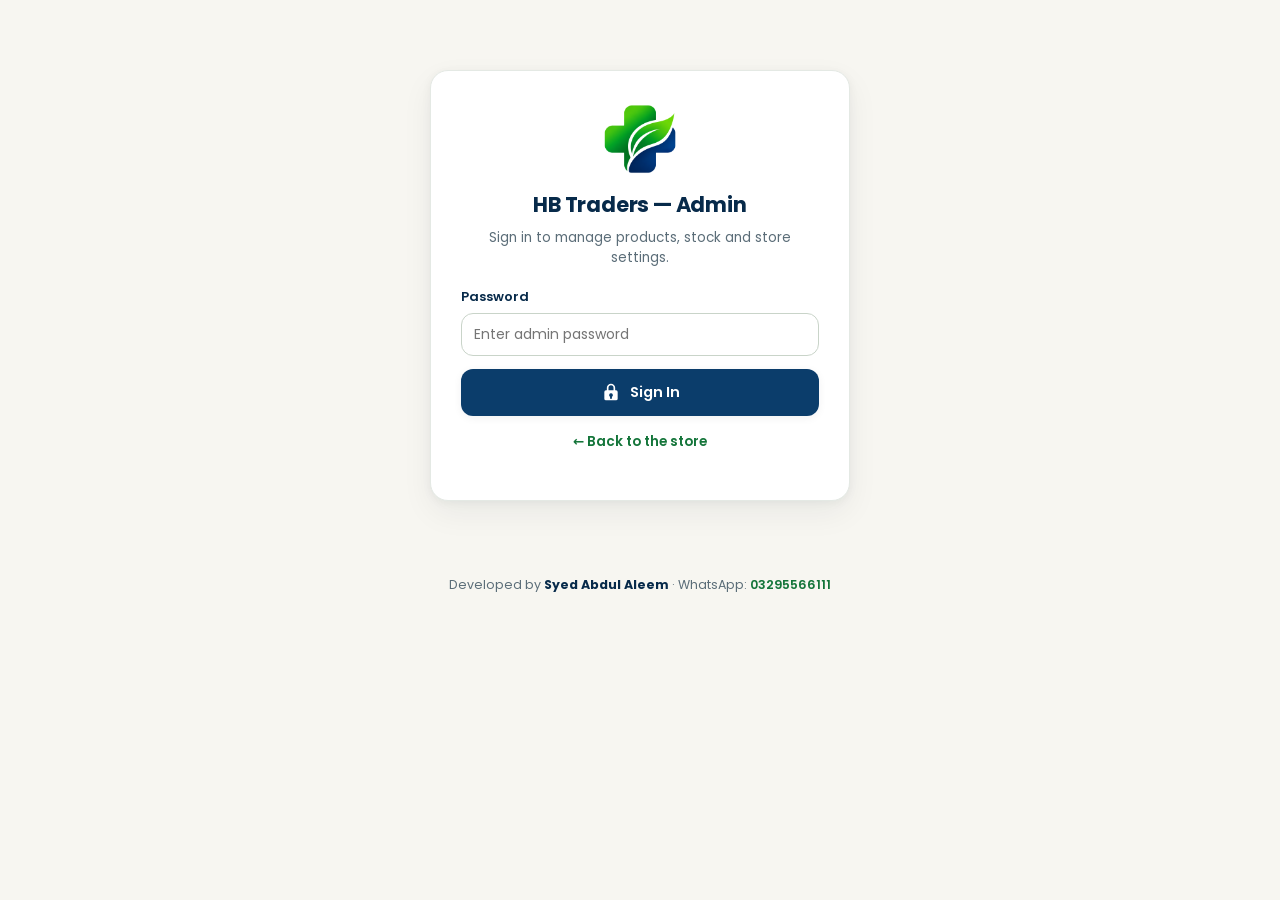
<file: admin.html>
<!DOCTYPE html>
<html lang="en">
<head>
<meta charset="UTF-8">
<meta name="viewport" content="width=device-width, initial-scale=1.0, viewport-fit=cover">
<meta name="theme-color" content="#072a4a">
<title>Admin Panel — HB Traders Pharmacy</title>
<meta name="robots" content="noindex,nofollow">
<link rel="icon" href="assets/images/favicon.ico" sizes="any">
<link rel="apple-touch-icon" href="assets/images/apple-touch-icon.png">
<link rel="stylesheet" href="assets/css/style.css?v=20261108r4">
</head>
<body class="admin-body">

<!-- LOGIN -->
<div id="loginView">
  <div class="login-wrap">
    <img src="assets/images/logo-icon-transparent.png" alt="HB Traders logo">
    <h1>HB Traders — Admin</h1>
    <p>Sign in to manage products, stock and store settings.</p>
    <form id="loginForm">
      <div class="field"><label for="adminPass">Password</label><input type="password" id="adminPass" placeholder="Enter admin password" autocomplete="current-password"></div>
      <p class="form-error" id="loginError">Wrong password — please try again.</p>
      <button class="btn btn-navy" type="submit" style="width:100%;justify-content:center"><span class="ic"><svg><use href="#i-lock"/></svg></span> Sign In</button>
    </form>
    <p style="margin-top:16px"><a href="index.html" style="color:var(--green-dark);font-weight:600">← Back to the store</a></p>
  </div>
</div>

<!-- PANEL -->
<div id="panelView" style="display:none">
  <div class="admin-top"><div class="container">
    <img src="assets/images/logo-icon-transparent.png" alt="">
    <b>HB Traders — Admin Panel</b>
    <span class="sp">
      <a href="index.html" target="_blank" rel="noopener">View Store</a>
      <a href="shop.html" target="_blank" rel="noopener">View Shop</a>
      <button id="logoutBtn" type="button">Log Out</button>
    </span>
  </div></div>

  <div class="container">
    <div class="admin-stats">
      <div class="stat"><b id="statTotal">0</b><span>Total products</span></div>
      <div class="stat"><b id="statCats">0</b><span>Categories in use</span></div>
      <div class="stat"><b id="statRx">0</b><span>Prescription items</span></div>
      <div class="stat"><b id="statOut">0</b><span>Out of stock</span></div>
      <div class="stat"><b id="statLow">0</b><span>Low stock — order soon</span></div>
      <div class="stat"><b id="statOrders">0</b><span>Orders from this device</span></div>
    </div>

    <div class="admin-card">
      <h2>Products</h2>
      <p class="hint">Add, edit or remove products. Changes save in this browser and appear on the store immediately. To make changes permanent for every visitor, use Export and send the file to your developer (or follow the README).</p>
      <div class="toolbar">
        <div class="search-box"><span class="ic" style="width:17px;height:17px"><svg><use href="#i-search"/></svg></span><input type="search" id="adminSearch" placeholder="Search products by name, brand, code…"></div>
        <button class="btn btn-green" id="addProductBtn" type="button"><span class="ic"><svg><use href="#i-plus"/></svg></span> Add Product</button>
      </div>
      </div>
      <div class="bulk-bar">
        <select id="adminCatFilter" aria-label="Filter by category"></select>
        <span id="selCount" style="color:var(--muted);font-size:13px">0 selected</span>
        <button class="mini-btn" id="bulkIn" type="button">Set In Stock</button>
        <button class="mini-btn" id="bulkLow" type="button">Set Low</button>
        <button class="mini-btn" id="bulkOut" type="button">Set Out</button>
        <button class="mini-btn danger" id="bulkDel" type="button">Delete Selected</button>
      </div>
      <p class="hint" style="margin-bottom:10px">Tip: click the stock label in any row to change it quickly (In → Low → Out). Tick the boxes to change many products at once.</p>
      <div style="overflow-x:auto">
      <table class="admin-table">
        <thead><tr><th><input type="checkbox" id="checkAll" aria-label="Select all"></th><th>Image</th><th>Product</th><th>Category</th><th>Stock</th><th>Rx</th><th>Featured</th><th>Actions</th></tr></thead>
        <tbody id="adminTableBody"></tbody>
      </table>
      </div>
    </div>

    <div class="admin-card" id="editCard" style="display:none">
      <h2 id="editTitle">Add product</h2>
      <p class="hint">Product code and page slug are created automatically if you leave them empty. There are no price fields — prices are confirmed on WhatsApp.</p>
      <form id="productForm">
        <input type="hidden" id="fId">
        <div class="form-grid">
          <div class="field"><label>Product name *</label><input id="fName" required placeholder="e.g. Panadol Extra"></div>
          <div class="field"><label>Brand *</label><input id="fBrand" required placeholder="e.g. GSK"></div>
          <div class="field"><label>Category *</label><select id="fCategory"></select></div>
          <div class="field"><label>Form</label><input id="fForm" placeholder="e.g. Tablets, Syrup, Gel"></div>
          <div class="field"><label>Strength / Contents</label><input id="fStrength" placeholder="e.g. Paracetamol 500mg"></div>
          <div class="field"><label>Pack size</label><input id="fPack" placeholder="e.g. 100 Tablets (10 strips of 10)"></div>
          <div class="field"><label>Product code (SKU)</label><input id="fSku" placeholder="Auto — e.g. HB-031"></div>
          <div class="field"><label>Stock status</label><select id="fStock"><option value="in">In Stock</option><option value="low">Low Stock</option><option value="out">Out of Stock</option></select></div>
          <div class="field full"><label>Product image — upload (optional)</label><input type="file" id="fImageFile" accept="image/*"><p class="hint" style="margin:5px 0 0" id="imgHint">If no image is uploaded, the site uses assets/images/products/&lt;slug&gt;.webp</p><input type="hidden" id="fImg"></div>
          <div class="field full"><label>Short description *</label><textarea id="fDesc" rows="3" required placeholder="What the product is and who it is for"></textarea></div>
          <div class="field full"><label>Commonly used for (one per line)</label><textarea id="fUses" rows="3" placeholder="Headache & migraine&#10;Body and muscle pain"></textarea></div>
          <div class="field full"><label>How to use</label><textarea id="fDirections" rows="2"></textarea></div>
          <div class="field"><label>Storage</label><input id="fStorage" placeholder="e.g. Store below 30°C"></div>
          <div class="field"><label>Caution / note</label><input id="fCaution" placeholder="e.g. Keep out of reach of children"></div>
          <div class="field"><label style="display:flex;gap:8px;align-items:center;font-weight:500"><input type="checkbox" id="fRx" style="width:auto"> Prescription required</label></div>
          <div class="field"><label style="display:flex;gap:8px;align-items:center;font-weight:500"><input type="checkbox" id="fFeatured" style="width:auto"> Show in Featured on homepage</label></div>
        </div>
        <div class="admin-actions">
          <button class="btn btn-green" type="submit">Save Product</button>
          <button class="btn btn-outline" type="button" id="cancelEditBtn">Cancel</button>
        </div>
      </form>
    </div>

    <div class="admin-card">
      <h2>Stock alerts</h2>
      <p class="hint">Products running low or out of stock — the ones to reorder first.</p>
      <div id="alertsList"></div>
    </div>

    <div class="admin-card">
      <h2>Orders from this device</h2>
      <p class="hint">Orders placed from this browser are listed here so the counter can track them. (A static website cannot collect orders from other customers' phones — those arrive on the store's WhatsApp as usual.)</p>
      <div id="ordersList"></div>
    </div>

    <div class="admin-card">
      <h2>Store settings</h2>
      <p class="hint">The WhatsApp number is used by every order button on the site. Use the full number with country code, digits only (e.g. 923433009226).</p>
      <form id="settingsForm">
        <div class="form-grid">
          <div class="field"><label>WhatsApp number (with country code)</label><input id="sWhatsapp"></div>
          <div class="field"><label>Phone display</label><input id="sPhone"></div>
          <div class="field full"><label>Store address</label><input id="sAddress"></div>
          <div class="field"><label>Facebook URL</label><input id="sFacebook"></div>
          <div class="field"><label>Instagram URL</label><input id="sInstagram"></div>
          <div class="field"><label>TikTok URL</label><input id="sTiktok"></div>
          <div class="field"><label>Website URL</label><input id="sSite"></div>
          <div class="field"><label>Opening time</label><input id="sOpenTime" type="time"></div>
          <div class="field"><label>Closing time</label><input id="sCloseTime" type="time"></div>
          <div class="field"><label>Accent colour</label><select id="sAccent"><option value="green">Green (logo)</option><option value="navy">Navy</option><option value="teal">Teal</option><option value="maroon">Maroon</option></select></div>
          <div class="field"><label style="display:flex;gap:8px;align-items:center;font-weight:500"><input type="checkbox" id="sAnnounceOn" style="width:auto"> Show announcement bar on the site</label></div>
          <div class="field full"><label>Announcement text</label><input id="sAnnounce" placeholder="e.g. Free delivery in Gulistan Society this week on orders confirmed before 8 PM"></div>
        </div>
        <div class="admin-actions"><button class="btn btn-navy" type="submit">Save Settings</button></div>
      </form>
    </div>

    <div class="admin-card">
      <h2>Catalog data</h2>
      <p class="hint">Export downloads the full product list as a JSON file (your backup, or the file to make changes permanent in the site code). Import replaces the current list with a JSON file. Reset removes all admin changes and brings back the original 30 demo products.</p>
      <div class="admin-actions">
        <button class="btn btn-outline" id="exportBtn" type="button"><span class="ic"><svg><use href="#i-download"/></svg></span> Export Catalog (JSON)</button>
        <label class="btn btn-outline" style="cursor:pointer"><span class="ic"><svg><use href="#i-upload"/></svg></span> Import Catalog<input type="file" id="importFile" accept=".json,application/json" hidden></label>
        <button class="btn btn-outline" id="resetBtn" type="button" style="color:var(--red);border-color:#efc4c1">Reset to Demo Catalog</button>
      </div>
      <p class="hint" id="dataMsg" style="margin-top:12px"></p>
    </div>

    <p style="color:var(--muted);font-size:12.5px;padding-bottom:34px">Note: this admin panel works without a server, so its changes are stored in this browser only (localStorage). Anyone with the password on this device can manage the catalog here. For a multi-user/permanent setup, the exported JSON is merged into the site files.</p>
  </div>
</div>

<p class="dev-credit-admin">Developed by <b>Syed Abdul Aleem</b> · WhatsApp: <a href="https://wa.me/923295566111" target="_blank" rel="noopener">03295566111</a></p>

<div id="toast" role="status"></div>
<script src="assets/js/products.js"></script>
<script src="assets/js/icons.js"></script>
<script src="assets/js/admin.js"></script>
</body>
</html>
</file>
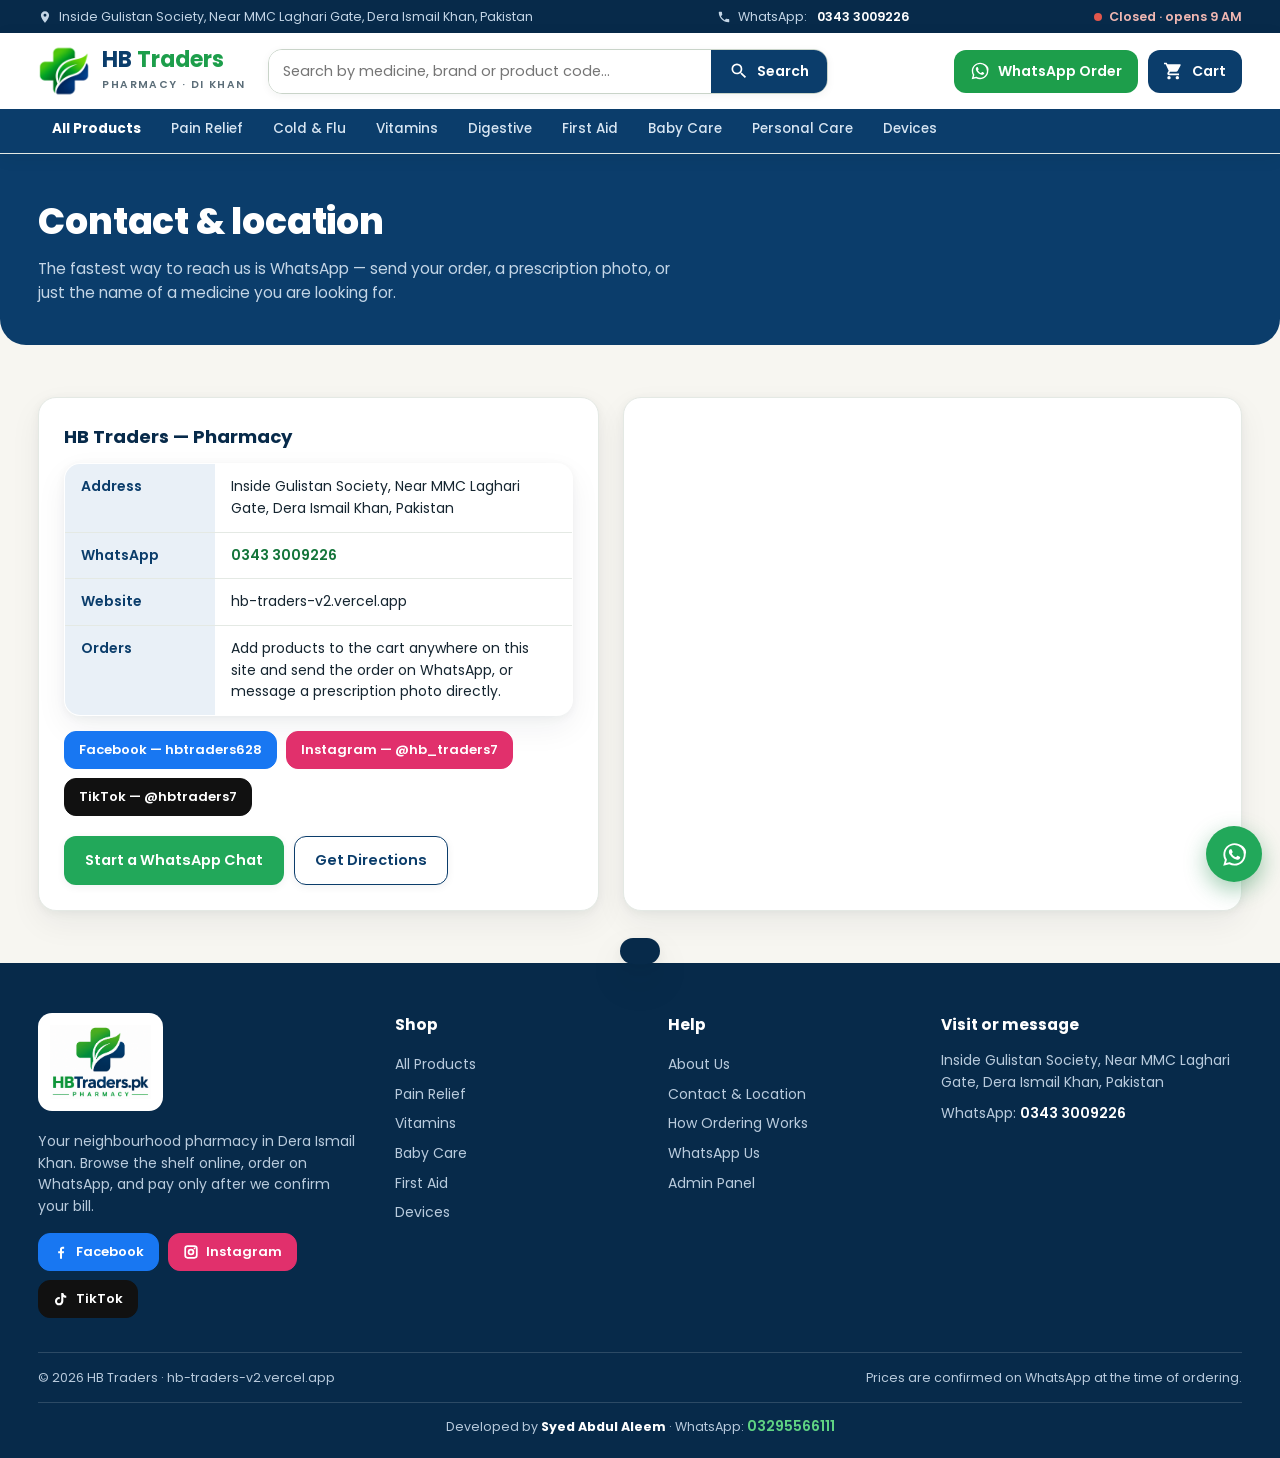
<file: contact.html>
<!DOCTYPE html>
<html lang="en">
<head>
<meta charset="UTF-8">
<meta name="viewport" content="width=device-width, initial-scale=1.0, viewport-fit=cover">
<meta name="theme-color" content="#072a4a">
<title>Contact & Location — HB Traders Pharmacy</title>
<meta name="description" content="Contact HB Traders pharmacy: Inside Gulistan Society, Near MMC Laghari Gate, Dera Ismail Khan. WhatsApp 0343 3009226.">
<link rel="canonical" href="https://hb-traders-v2.vercel.app/contact.html">
<meta property="og:title" content="HB Traders Pharmacy — Order Medicines on WhatsApp">
<meta property="og:description" content="Browse the shelf online, add to cart, and send your order to our WhatsApp. Prices confirmed before payment.">
<meta property="og:type" content="website">
<meta property="og:url" content="https://hb-traders-v2.vercel.app/contact.html">
<meta property="og:image" content="https://hb-traders-v2.vercel.app/assets/images/logo-full.png">
<link rel="icon" href="assets/images/favicon.ico" sizes="any">
<link rel="icon" type="image/png" sizes="192x192" href="assets/images/favicon-192.png">
<link rel="apple-touch-icon" href="assets/images/apple-touch-icon.png">
<link rel="stylesheet" href="assets/css/style.css?v=20261108r4">
<script type="application/ld+json">
{"@context":"https://schema.org","@type":"Pharmacy","name":"HB Traders","url":"https://hb-traders-v2.vercel.app/","telephone":"+92-343-3009226","logo":"https://hb-traders-v2.vercel.app/assets/images/logo-full.png","address":{"@type":"PostalAddress","streetAddress":"Inside Gulistan Society, Near MMC Laghari Gate","addressLocality":"Dera Ismail Khan","addressCountry":"PK"},"sameAs":["https://www.facebook.com/hbtraders628","https://www.instagram.com/hb_traders7","https://www.tiktok.com/@hbtraders7"]}
</script>
</head>
<body>
<div id="loader" aria-hidden="true"><img src="assets/images/logo-icon-transparent.png" alt=""><h2>HB Traders</h2><div class="loader-bar"><i></i></div><p>Pharmacy · DI Khan</p></div>

<div class="topstrip"><div class="container">
  <span class="ts"><span class="ic"><svg><use href="#i-pin"/></svg></span><span data-address>Inside Gulistan Society, Near MMC Laghari Gate, Dera Ismail Khan</span></span>
  <span class="ts ts-hide"><span class="ic"><svg><use href="#i-phone"/></svg></span>WhatsApp:&nbsp;<a data-wa-plain href="https://wa.me/923433009226" target="_blank" rel="noopener" data-phone-display>0343 3009226</a></span>
</div></div>

<header class="site"><div class="container header-in">
  <a class="logo" href="index.html"><img src="assets/images/logo-icon-transparent.png" alt="HB Traders logo"><span class="lt"><b>HB <span>Traders</span></b><small>Pharmacy · DI Khan</small></span></a>
  <form class="header-search" data-search-form><input type="search" placeholder="Search by medicine, brand or product code…" aria-label="Search products"><button type="submit"><span class="ic"><svg><use href="#i-search"/></svg></span>Search</button></form>
  <div class="header-actions">
    <a class="wa-head-btn" data-wa="Hello HB Traders! I need a medicine." href="https://wa.me/923433009226" target="_blank" rel="noopener"><span class="ic"><svg><use href="#i-wa"/></svg></span><span class="wt">WhatsApp Order</span></a>
    <button class="cart-btn open-cart"><span class="ic"><svg><use href="#i-cart"/></svg></span><span class="ct">Cart</span><span class="cart-count" style="display:none">0</span></button>
    <button class="burger" id="burger" aria-label="Open menu"><span class="ic"><svg><use href="#i-menu"/></svg></span></button>
  </div>
</div>
<nav class="catbar" aria-label="Categories"><div class="container">
  <a href="shop.html" class="all">All Products</a><a href="shop.html?cat=Pain%20Relief">Pain Relief</a><a href="shop.html?cat=Cold%20%26%20Flu">Cold &amp; Flu</a><a href="shop.html?cat=Vitamins">Vitamins</a><a href="shop.html?cat=Digestive">Digestive</a><a href="shop.html?cat=First%20Aid">First Aid</a><a href="shop.html?cat=Baby%20Care">Baby Care</a><a href="shop.html?cat=Personal%20Care">Personal Care</a><a href="shop.html?cat=Devices">Devices</a>
</div></nav>
<nav class="mobile-nav" id="mobileNav"><a href="index.html">Home</a><a href="shop.html">Shop</a><a href="about.html">About</a><a href="contact.html">Contact</a><a href="admin.html">Admin Panel</a></nav>
</header>

<main>
<div class="page-hero"><div class="container"><h1>Contact &amp; location</h1><p>The fastest way to reach us is WhatsApp — send your order, a prescription photo, or just the name of a medicine you are looking for.</p></div></div>
<section><div class="container contact-grid">
  <div class="contact-card reveal">
    <h3 style="color:var(--navy-dark);margin-bottom:12px">HB Traders — Pharmacy</h3>
    <table class="fact-table">
      <tr><th>Address</th><td>Inside Gulistan Society, Near MMC Laghari Gate, Dera Ismail Khan, Pakistan</td></tr>
      <tr><th>WhatsApp</th><td><a href="https://wa.me/923433009226" target="_blank" rel="noopener" style="color:var(--green-dark);font-weight:600">0343 3009226</a></td></tr>
      <tr><th>Website</th><td>hb-traders-v2.vercel.app</td></tr>
      <tr><th>Orders</th><td>Add products to the cart anywhere on this site and send the order on WhatsApp, or message a prescription photo directly.</td></tr>
    </table>
    <div class="social-row">
      <a href="https://www.facebook.com/hbtraders628" target="_blank" rel="noopener">Facebook — hbtraders628</a>
      <a href="https://www.instagram.com/hb_traders7" target="_blank" rel="noopener">Instagram — @hb_traders7</a>
      <a href="https://www.tiktok.com/@hbtraders7" target="_blank" rel="noopener">TikTok — @hbtraders7</a>
    </div>
    <div style="display:flex;gap:10px;flex-wrap:wrap;margin-top:20px">
      <a class="btn btn-wa" data-wa="Hello HB Traders!" href="https://wa.me/923433009226" target="_blank" rel="noopener">Start a WhatsApp Chat</a>
      <a class="btn btn-outline" href="https://www.google.com/maps/search/?api=1&query=Gulistan+Society+Near+MMC+Laghari+Gate+Dera+Ismail+Khan" target="_blank" rel="noopener">Get Directions</a>
    </div>
  </div>
  <div class="contact-card reveal" style="padding:10px"><iframe class="map-frame" title="Map — HB Traders, Gulistan Society, Dera Ismail Khan" src="https://www.google.com/maps?q=Gulistan%20Society%20Dera%20Ismail%20Khan%20Pakistan&output=embed" loading="lazy"></iframe></div>
</div></section></main>

<footer><div class="container">
  <div class="footer-grid">
    <div><span class="footer-logo-box"><img src="assets/images/logo-full.png" alt="HB Traders Pharmacy logo"></span>
      <p>Your neighbourhood pharmacy in Dera Ismail Khan. Browse the shelf online, order on WhatsApp, and pay only after we confirm your bill.</p>
      <div class="social-row">
        <a href="https://www.facebook.com/hbtraders628" target="_blank" rel="noopener"><span class="ic" style="width:16px;height:16px"><svg><use href="#i-fb"/></svg></span>Facebook</a>
        <a href="https://www.instagram.com/hb_traders7" target="_blank" rel="noopener"><span class="ic" style="width:16px;height:16px"><svg><use href="#i-ig"/></svg></span>Instagram</a>
        <a href="https://www.tiktok.com/@hbtraders7" target="_blank" rel="noopener"><span class="ic" style="width:16px;height:16px"><svg><use href="#i-tt"/></svg></span>TikTok</a>
      </div></div>
    <div><h4>Shop</h4><a href="shop.html">All Products</a><a href="shop.html?cat=Pain%20Relief">Pain Relief</a><a href="shop.html?cat=Vitamins">Vitamins</a><a href="shop.html?cat=Baby%20Care">Baby Care</a><a href="shop.html?cat=First%20Aid">First Aid</a><a href="shop.html?cat=Devices">Devices</a></div>
    <div><h4>Help</h4><a href="about.html">About Us</a><a href="contact.html">Contact &amp; Location</a><a href="index.html">How Ordering Works</a><a data-wa="Hello HB Traders!" href="https://wa.me/923433009226" target="_blank" rel="noopener">WhatsApp Us</a><a href="admin.html">Admin Panel</a></div>
    <div><h4>Visit or message</h4><p data-address>Inside Gulistan Society, Near MMC Laghari Gate, Dera Ismail Khan, Pakistan</p><p style="margin-top:10px">WhatsApp: <a data-wa-plain href="https://wa.me/923433009226" target="_blank" rel="noopener" style="display:inline;color:#fff;font-weight:600" data-phone-display>0343 3009226</a></p></div>
  </div>
  <div class="footer-bottom"><span>© 2026 HB Traders · hb-traders-v2.vercel.app</span><span>Prices are confirmed on WhatsApp at the time of ordering.</span></div>
  <div class="dev-credit">Developed by <b>Syed Abdul Aleem</b> · WhatsApp: <a href="https://wa.me/923295566111" target="_blank" rel="noopener">03295566111</a></div>
</div></footer>

<a class="wa-float" data-wa="Hello HB Traders!" href="https://wa.me/923433009226" target="_blank" rel="noopener" aria-label="Chat on WhatsApp"><span class="ic"><svg><use href="#i-wa"/></svg></span></a>

<div class="modal-wrap" id="productModal" role="dialog" aria-modal="true"><div class="modal"><button class="modal-close" aria-label="Close"><span class="ic"><svg><use href="#i-x"/></svg></span></button><div id="pmContent"></div></div></div>

<div class="drawer-wrap" id="cartWrap"><aside class="drawer" aria-label="Shopping cart">
  <div class="drawer-head"><h3><span class="ic"><svg><use href="#i-cart"/></svg></span> Your Cart</h3><button class="close-cart" aria-label="Close cart"><span class="ic"><svg><use href="#i-x"/></svg></span></button></div>
  <div class="drawer-body" id="cartItems"></div>
  <div class="drawer-foot" id="cartFoot">
    <p class="confirm-note"><b id="cartItemCount">0 items</b><br>Prices and delivery charges are confirmed by the store on WhatsApp before you pay. Nothing is charged here.</p>
    <form class="checkout-form" onsubmit="return false">
      <input id="custName" type="text" placeholder="Your full name *" autocomplete="name">
      <input id="custPhone" type="tel" placeholder="Your phone / WhatsApp number *" autocomplete="tel">
      <textarea id="custAddress" rows="2" placeholder="Full delivery address (house, street, area) *"></textarea>
      <input id="custNote" type="text" placeholder="Note (optional) — e.g. call on arrival">
    </form>
    <p class="form-error" id="formError"></p>
    <button class="order-btn" id="placeOrder"><span class="ic"><svg><use href="#i-wa"/></svg></span> Place Order on WhatsApp</button>
    <button class="clear-btn" id="clearCart">Clear cart</button>
  </div>
</aside></div>

<div id="toast" role="status"></div>
<script src="assets/js/products.js"></script>
<script src="assets/js/icons.js"></script>
<script src="assets/js/app.js"></script>
</body>
</html>
</file>
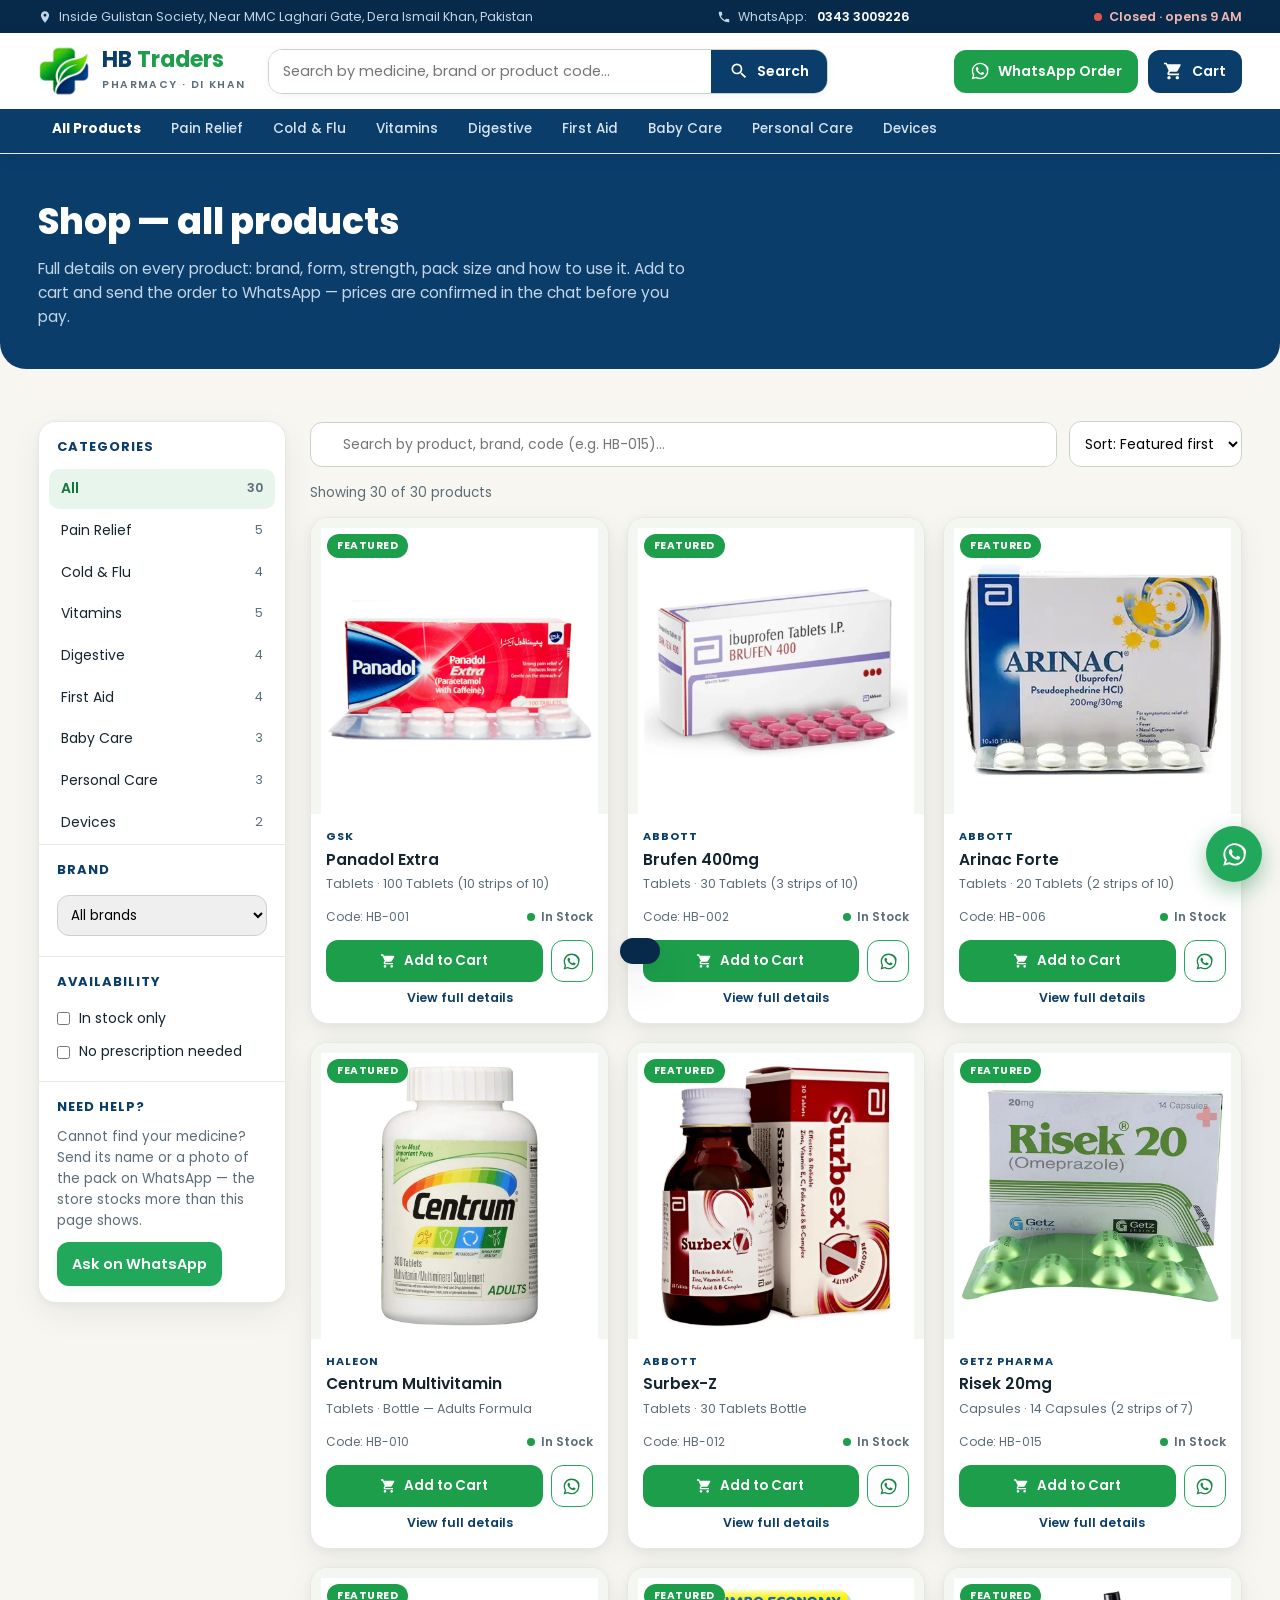
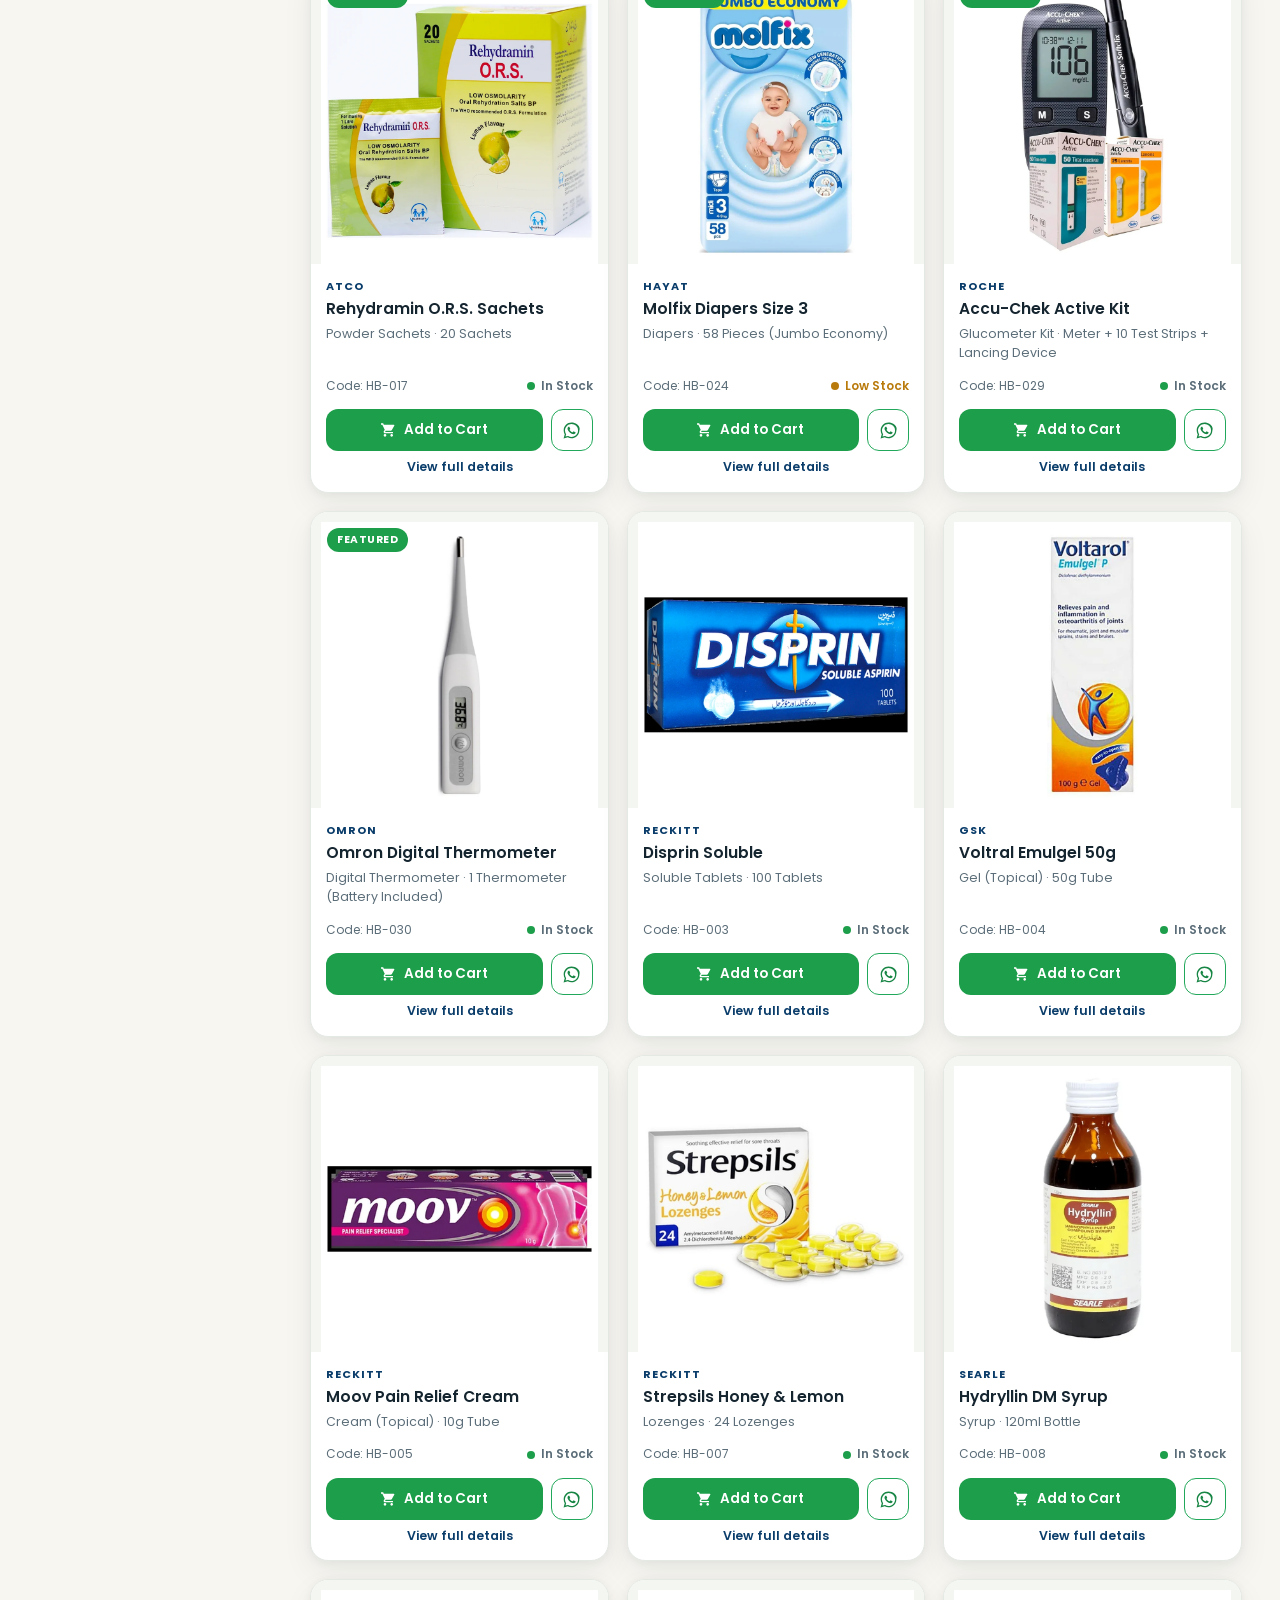
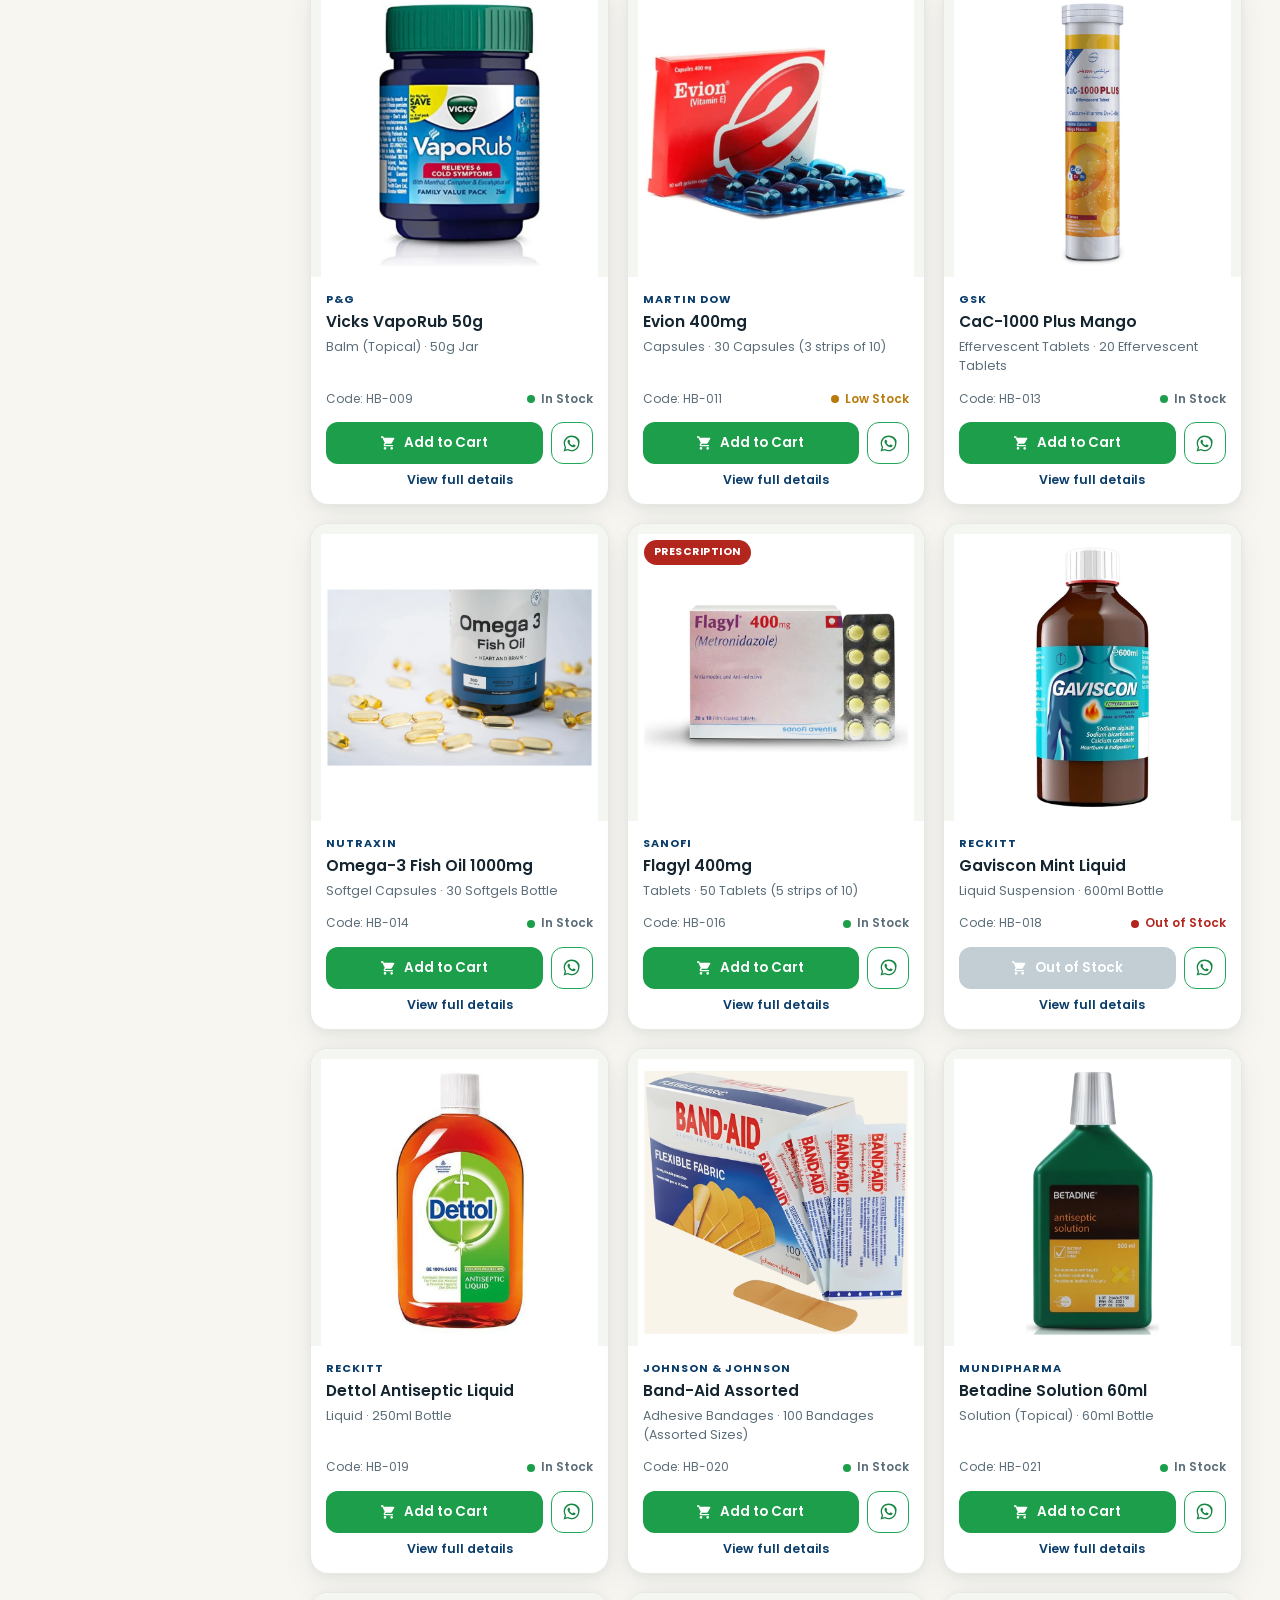
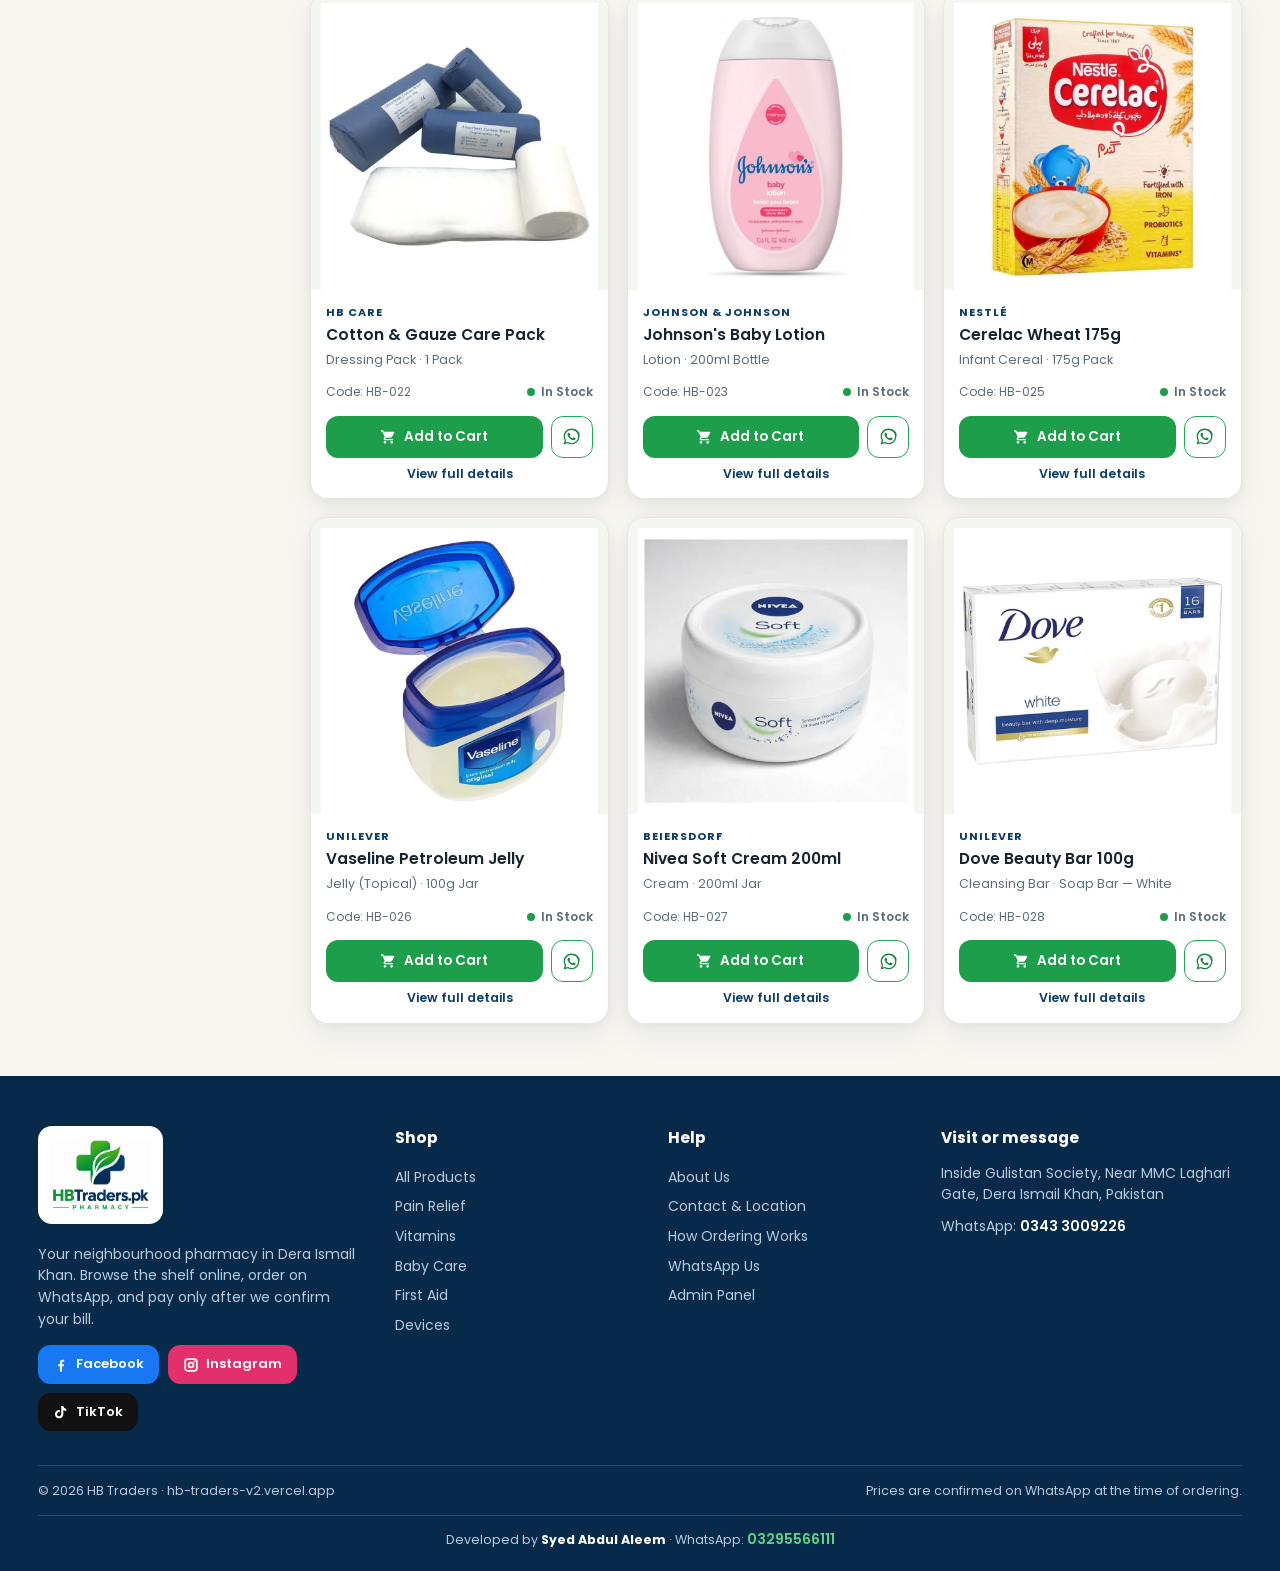
<file: shop.html>
<!DOCTYPE html>
<html lang="en">
<head>
<meta charset="UTF-8">
<meta name="viewport" content="width=device-width, initial-scale=1.0, viewport-fit=cover">
<meta name="theme-color" content="#072a4a">
<title>Shop All Products — HB Traders Pharmacy, Dera Ismail Khan</title>
<meta name="description" content="Browse all 30 pharmacy products with full details at HB Traders, Dera Ismail Khan. Add to cart and order on WhatsApp — prices confirmed in the chat.">
<link rel="canonical" href="https://hb-traders-v2.vercel.app/shop.html">
<meta property="og:title" content="HB Traders Pharmacy — Order Medicines on WhatsApp">
<meta property="og:description" content="Browse the shelf online, add to cart, and send your order to our WhatsApp. Prices confirmed before payment.">
<meta property="og:type" content="website">
<meta property="og:url" content="https://hb-traders-v2.vercel.app/shop.html">
<meta property="og:image" content="https://hb-traders-v2.vercel.app/assets/images/logo-full.png">
<link rel="icon" href="assets/images/favicon.ico" sizes="any">
<link rel="icon" type="image/png" sizes="192x192" href="assets/images/favicon-192.png">
<link rel="apple-touch-icon" href="assets/images/apple-touch-icon.png">
<link rel="stylesheet" href="assets/css/style.css?v=20261108r4">
<script type="application/ld+json">
{"@context":"https://schema.org","@type":"Pharmacy","name":"HB Traders","url":"https://hb-traders-v2.vercel.app/","telephone":"+92-343-3009226","logo":"https://hb-traders-v2.vercel.app/assets/images/logo-full.png","address":{"@type":"PostalAddress","streetAddress":"Inside Gulistan Society, Near MMC Laghari Gate","addressLocality":"Dera Ismail Khan","addressCountry":"PK"},"sameAs":["https://www.facebook.com/hbtraders628","https://www.instagram.com/hb_traders7","https://www.tiktok.com/@hbtraders7"]}
</script>
</head>
<body>
<div id="loader" aria-hidden="true"><img src="assets/images/logo-icon-transparent.png" alt=""><h2>HB Traders</h2><div class="loader-bar"><i></i></div><p>Pharmacy · DI Khan</p></div>

<div class="topstrip"><div class="container">
  <span class="ts"><span class="ic"><svg><use href="#i-pin"/></svg></span><span data-address>Inside Gulistan Society, Near MMC Laghari Gate, Dera Ismail Khan</span></span>
  <span class="ts ts-hide"><span class="ic"><svg><use href="#i-phone"/></svg></span>WhatsApp:&nbsp;<a data-wa-plain href="https://wa.me/923433009226" target="_blank" rel="noopener" data-phone-display>0343 3009226</a></span>
</div></div>

<header class="site"><div class="container header-in">
  <a class="logo" href="index.html"><img src="assets/images/logo-icon-transparent.png" alt="HB Traders logo"><span class="lt"><b>HB <span>Traders</span></b><small>Pharmacy · DI Khan</small></span></a>
  <form class="header-search" data-search-form><input type="search" placeholder="Search by medicine, brand or product code…" aria-label="Search products"><button type="submit"><span class="ic"><svg><use href="#i-search"/></svg></span>Search</button></form>
  <div class="header-actions">
    <a class="wa-head-btn" data-wa="Hello HB Traders! I need a medicine." href="https://wa.me/923433009226" target="_blank" rel="noopener"><span class="ic"><svg><use href="#i-wa"/></svg></span><span class="wt">WhatsApp Order</span></a>
    <button class="cart-btn open-cart"><span class="ic"><svg><use href="#i-cart"/></svg></span><span class="ct">Cart</span><span class="cart-count" style="display:none">0</span></button>
    <button class="burger" id="burger" aria-label="Open menu"><span class="ic"><svg><use href="#i-menu"/></svg></span></button>
  </div>
</div>
<nav class="catbar" aria-label="Categories"><div class="container">
  <a href="shop.html" class="all">All Products</a><a href="shop.html?cat=Pain%20Relief">Pain Relief</a><a href="shop.html?cat=Cold%20%26%20Flu">Cold &amp; Flu</a><a href="shop.html?cat=Vitamins">Vitamins</a><a href="shop.html?cat=Digestive">Digestive</a><a href="shop.html?cat=First%20Aid">First Aid</a><a href="shop.html?cat=Baby%20Care">Baby Care</a><a href="shop.html?cat=Personal%20Care">Personal Care</a><a href="shop.html?cat=Devices">Devices</a>
</div></nav>
<nav class="mobile-nav" id="mobileNav"><a href="index.html">Home</a><a href="shop.html">Shop</a><a href="about.html">About</a><a href="contact.html">Contact</a><a href="admin.html">Admin Panel</a></nav>
</header>

<main>
<div class="page-hero"><div class="container"><h1>Shop — all products</h1><p>Full details on every product: brand, form, strength, pack size and how to use it. Add to cart and send the order to WhatsApp — prices are confirmed in the chat before you pay.</p></div></div>
<section><div class="container shop-wrap">
  <aside class="sidebar">
    <h3>Categories</h3>
    <div class="side-cats" id="sideCats"></div>
    <div class="side-block"><h3>Brand</h3>
      <select id="brandSelect" aria-label="Filter by brand"></select>
    </div>
    <div class="side-block"><h3>Availability</h3>
      <label><input type="checkbox" id="inStockOnly"> In stock only</label>
      <label><input type="checkbox" id="noRxOnly"> No prescription needed</label>
    </div>
    <div class="side-block"><h3>Need help?</h3>
      <p style="padding:0 18px;font-size:13.5px;color:var(--muted)">Cannot find your medicine? Send its name or a photo of the pack on WhatsApp — the store stocks more than this page shows.</p>
      <p style="padding:10px 18px 4px"><a class="btn btn-wa" style="padding:10px 14px" data-wa="Hello HB Traders! I am looking for a product." href="https://wa.me/923433009226" target="_blank" rel="noopener">Ask on WhatsApp</a></p>
    </div>
  </aside>
  <div>
    <div class="toolbar">
      <div class="search-box"><span class="ic" style="width:17px;height:17px"><svg><use href="#i-search"/></svg></span><input type="search" data-search placeholder="Search by product, brand, code (e.g. HB-015)…" aria-label="Search products"></div>
      <select id="sortSelect" aria-label="Sort products"><option value="featured">Sort: Featured first</option><option value="name">Name: A to Z</option><option value="brand">Brand: A to Z</option></select>
    </div>
    <p class="result-count" id="resultCount"></p>
    <div class="grid" id="productGrid"></div>
  </div>
</div></section></main>

<footer><div class="container">
  <div class="footer-grid">
    <div><span class="footer-logo-box"><img src="assets/images/logo-full.png" alt="HB Traders Pharmacy logo"></span>
      <p>Your neighbourhood pharmacy in Dera Ismail Khan. Browse the shelf online, order on WhatsApp, and pay only after we confirm your bill.</p>
      <div class="social-row">
        <a href="https://www.facebook.com/hbtraders628" target="_blank" rel="noopener"><span class="ic" style="width:16px;height:16px"><svg><use href="#i-fb"/></svg></span>Facebook</a>
        <a href="https://www.instagram.com/hb_traders7" target="_blank" rel="noopener"><span class="ic" style="width:16px;height:16px"><svg><use href="#i-ig"/></svg></span>Instagram</a>
        <a href="https://www.tiktok.com/@hbtraders7" target="_blank" rel="noopener"><span class="ic" style="width:16px;height:16px"><svg><use href="#i-tt"/></svg></span>TikTok</a>
      </div></div>
    <div><h4>Shop</h4><a href="shop.html">All Products</a><a href="shop.html?cat=Pain%20Relief">Pain Relief</a><a href="shop.html?cat=Vitamins">Vitamins</a><a href="shop.html?cat=Baby%20Care">Baby Care</a><a href="shop.html?cat=First%20Aid">First Aid</a><a href="shop.html?cat=Devices">Devices</a></div>
    <div><h4>Help</h4><a href="about.html">About Us</a><a href="contact.html">Contact &amp; Location</a><a href="index.html">How Ordering Works</a><a data-wa="Hello HB Traders!" href="https://wa.me/923433009226" target="_blank" rel="noopener">WhatsApp Us</a><a href="admin.html">Admin Panel</a></div>
    <div><h4>Visit or message</h4><p data-address>Inside Gulistan Society, Near MMC Laghari Gate, Dera Ismail Khan, Pakistan</p><p style="margin-top:10px">WhatsApp: <a data-wa-plain href="https://wa.me/923433009226" target="_blank" rel="noopener" style="display:inline;color:#fff;font-weight:600" data-phone-display>0343 3009226</a></p></div>
  </div>
  <div class="footer-bottom"><span>© 2026 HB Traders · hb-traders-v2.vercel.app</span><span>Prices are confirmed on WhatsApp at the time of ordering.</span></div>
  <div class="dev-credit">Developed by <b>Syed Abdul Aleem</b> · WhatsApp: <a href="https://wa.me/923295566111" target="_blank" rel="noopener">03295566111</a></div>
</div></footer>

<a class="wa-float" data-wa="Hello HB Traders!" href="https://wa.me/923433009226" target="_blank" rel="noopener" aria-label="Chat on WhatsApp"><span class="ic"><svg><use href="#i-wa"/></svg></span></a>

<div class="modal-wrap" id="productModal" role="dialog" aria-modal="true"><div class="modal"><button class="modal-close" aria-label="Close"><span class="ic"><svg><use href="#i-x"/></svg></span></button><div id="pmContent"></div></div></div>

<div class="drawer-wrap" id="cartWrap"><aside class="drawer" aria-label="Shopping cart">
  <div class="drawer-head"><h3><span class="ic"><svg><use href="#i-cart"/></svg></span> Your Cart</h3><button class="close-cart" aria-label="Close cart"><span class="ic"><svg><use href="#i-x"/></svg></span></button></div>
  <div class="drawer-body" id="cartItems"></div>
  <div class="drawer-foot" id="cartFoot">
    <p class="confirm-note"><b id="cartItemCount">0 items</b><br>Prices and delivery charges are confirmed by the store on WhatsApp before you pay. Nothing is charged here.</p>
    <form class="checkout-form" onsubmit="return false">
      <input id="custName" type="text" placeholder="Your full name *" autocomplete="name">
      <input id="custPhone" type="tel" placeholder="Your phone / WhatsApp number *" autocomplete="tel">
      <textarea id="custAddress" rows="2" placeholder="Full delivery address (house, street, area) *"></textarea>
      <input id="custNote" type="text" placeholder="Note (optional) — e.g. call on arrival">
    </form>
    <p class="form-error" id="formError"></p>
    <button class="order-btn" id="placeOrder"><span class="ic"><svg><use href="#i-wa"/></svg></span> Place Order on WhatsApp</button>
    <button class="clear-btn" id="clearCart">Clear cart</button>
  </div>
</aside></div>

<div id="toast" role="status"></div>
<script src="assets/js/products.js"></script>
<script src="assets/js/icons.js"></script>
<script src="assets/js/app.js"></script>
</body>
</html>
</file>
<file: assets/css/style.css>
@import url('https://fonts.googleapis.com/css2?family=Poppins:wght@400;500;600;700;800&display=swap');
:root{
  --green:#1d9e4b; --green-dark:#14753a; --green-soft:#e8f5ec;
  --navy:#0b3d6b; --navy-dark:#072a4a; --navy-soft:#e9f0f7;
  --ink:#152530; --muted:#5b6d78; --bg:#f3f6f8; --surface:#fff;
  --line:#d7e0e6; --line-dark:#b9c9d3;
  --wa:#22a85a; --wa-dark:#178544; --red:#b3261e; --red-soft:#fdecea;
  --amber:#b97a0c; --amber-soft:#fdf3e0;
  --radius:6px;
}
*{margin:0;padding:0;box-sizing:border-box}
html{scroll-behavior:smooth}
body{font-family:'Poppins',system-ui,sans-serif;background:var(--bg);color:var(--ink);line-height:1.55;font-size:15.5px}
img{max-width:100%;display:block}
a{color:inherit;text-decoration:none}
button{font-family:inherit;cursor:pointer}
.container{width:min(1280px,94%);margin:0 auto}
.ic{width:20px;height:20px;flex-shrink:0;display:inline-block;vertical-align:-4px}
.ic svg{width:100%;height:100%;display:block}

/* ---------- Loader ---------- */
#loader{position:fixed;inset:0;z-index:9999;background:var(--navy-dark);display:flex;flex-direction:column;align-items:center;justify-content:center;gap:16px;transition:opacity .5s,visibility .5s}
#loader.done{opacity:0;visibility:hidden}
#loader img{width:92px;height:92px;object-fit:contain;background:#fff;border-radius:14px;padding:8px;animation:loaderPulse 1.2s ease-in-out infinite}
@keyframes loaderPulse{0%,100%{transform:scale(1)}50%{transform:scale(1.06)}}
#loader h2{color:#fff;font-size:24px}
#loader p{color:#9dbfdd;font-size:12px;letter-spacing:2.5px;text-transform:uppercase}
.loader-bar{width:190px;height:4px;background:rgba(255,255,255,.18);border-radius:99px;overflow:hidden}
.loader-bar i{display:block;height:100%;width:42%;background:var(--green);animation:loadSlide 1s ease-in-out infinite}
@keyframes loadSlide{0%{transform:translateX(-110%)}100%{transform:translateX(280%)}}

/* ---------- Top strip / header / category bar ---------- */
.topstrip{background:var(--navy-dark);color:#c3d5e6;font-size:12.5px}
.topstrip .container{display:flex;justify-content:space-between;gap:14px;padding:7px 0;flex-wrap:wrap}
.topstrip .ic{width:14px;height:14px;vertical-align:-2px}
.topstrip a{color:#fff;font-weight:600}
.topstrip .ts{display:inline-flex;gap:7px;align-items:center}
header.site{position:sticky;top:0;z-index:900;background:#fff;border-bottom:1px solid var(--line)}
.header-in{display:flex;align-items:center;gap:22px;padding:12px 0}
.logo{display:flex;align-items:center;gap:12px;flex-shrink:0}
.logo img{width:52px;height:52px;object-fit:contain}
.logo .lt b{font-size:22px;line-height:1.05;display:block;color:var(--navy)}
.logo .lt b span{color:var(--green)}
.logo .lt small{font-size:10.5px;color:var(--muted);letter-spacing:1.4px;text-transform:uppercase;font-weight:600}
.header-search{flex:1;max-width:560px;display:flex;border:2px solid var(--navy);border-radius:var(--radius);overflow:hidden}
.header-search input{flex:1;border:0;padding:11px 14px;font-family:inherit;font-size:14.5px;outline:none;min-width:0}
.header-search button{background:var(--navy);color:#fff;border:0;padding:0 18px;display:flex;align-items:center;gap:8px;font-weight:600;font-size:14px}
.header-actions{display:flex;align-items:center;gap:10px;margin-left:auto}
.wa-head-btn{background:var(--green);color:#fff;border:0;border-radius:var(--radius);padding:11px 16px;font-weight:600;font-size:14px;display:inline-flex;gap:8px;align-items:center}
.wa-head-btn:hover{background:var(--green-dark)}
.cart-btn{position:relative;background:var(--navy);color:#fff;border:0;border-radius:var(--radius);padding:11px 16px;font-weight:600;display:inline-flex;gap:8px;align-items:center;font-size:14px}
.cart-btn:hover{background:var(--navy-dark)}
.cart-count{position:absolute;top:-8px;right:-8px;background:var(--green);color:#fff;min-width:22px;height:22px;border-radius:99px;display:grid;place-items:center;font-size:12px;font-weight:700;border:2px solid #fff}
.cart-count.bump{animation:bump .35s ease}
@keyframes bump{40%{transform:scale(1.45)}}
.burger{display:none;background:#fff;border:1.5px solid var(--line-dark);border-radius:var(--radius);width:44px;height:44px;color:var(--navy)}
.burger .ic{vertical-align:0}
.catbar{background:var(--navy)}
.catbar .container{display:flex;gap:2px;overflow-x:auto;scrollbar-width:none}
.catbar .container::-webkit-scrollbar{display:none}
.catbar a{color:#d7e5f2;font-size:13.5px;font-weight:500;padding:10px 14px;white-space:nowrap;border-bottom:3px solid transparent}
.catbar a:hover{color:#fff;background:rgba(255,255,255,.07)}
.catbar a.active{color:#fff;border-color:var(--green);background:rgba(255,255,255,.07)}
.catbar a.all{font-weight:700;color:#fff}
.mobile-nav{display:none;border-top:1px solid var(--line);background:#fff;padding:8px 0 14px}
.mobile-nav a{display:block;padding:10px 3%;font-weight:500}
.mobile-nav.open{display:block}

/* ---------- Hero (store panel layout) ---------- */
.hero{background:#fff;border-bottom:1px solid var(--line)}
.hero .container{display:grid;grid-template-columns:400px 1fr;gap:0;padding:0;width:100%;max-width:none}
.hero-panel{background:var(--navy);color:#fff;padding:52px 44px}
.hero-panel .kicker{display:inline-flex;gap:8px;align-items:center;background:rgba(255,255,255,.1);border:1px solid rgba(255,255,255,.25);padding:5px 12px;border-radius:99px;font-size:12px;font-weight:600;letter-spacing:.8px;text-transform:uppercase}
.hero-panel h1{font-size:clamp(27px,3.2vw,38px);line-height:1.2;font-weight:800;margin:18px 0 12px}
.hero-panel h1 span{color:#5fd383}
.hero-panel p{color:#c3d5e6;font-size:15px}
.hero-search{margin:22px 0 6px;display:flex;background:#fff;border-radius:var(--radius);overflow:hidden}
.hero-search input{flex:1;border:0;padding:14px;font-family:inherit;font-size:14.5px;outline:none;min-width:0}
.hero-search button{background:var(--green);color:#fff;border:0;padding:0 20px;font-weight:600}
.hero-services{margin-top:22px;border-top:1px solid rgba(255,255,255,.18)}
.hero-services div{display:flex;gap:12px;align-items:center;padding:11px 0;border-bottom:1px solid rgba(255,255,255,.18);font-size:14px;font-weight:500}
.hero-services .ic{color:#5fd383}
.hero-photo{position:relative;min-height:420px}
.hero-photo img{position:absolute;inset:0;width:100%;height:100%;object-fit:cover}
.hero-photo .photo-tag{position:absolute;left:18px;bottom:18px;background:#fff;border-radius:var(--radius);padding:12px 16px;display:flex;gap:12px;align-items:center;box-shadow:0 8px 24px rgba(7,42,74,.18);max-width:calc(100% - 36px)}
.hero-photo .photo-tag .ic{color:var(--green);width:26px;height:26px}
.hero-photo .photo-tag b{display:block;font-size:14.5px;line-height:1.3}
.hero-photo .photo-tag small{color:var(--muted);font-size:12.5px}

/* service facts strip */
.facts{background:#fff;border-bottom:1px solid var(--line)}
.facts .container{display:grid;grid-template-columns:repeat(4,1fr)}
.fact{display:flex;gap:13px;align-items:flex-start;padding:20px 18px;border-left:1px solid var(--line)}
.fact:first-child{border-left:0}
.fact .ic{color:var(--navy);width:26px;height:26px;margin-top:2px}
.fact b{display:block;font-size:14.5px}
.fact small{color:var(--muted);font-size:12.5px;line-height:1.45;display:block}

/* ---------- Sections ---------- */
section{padding:52px 0}
.sec-head{display:flex;justify-content:space-between;align-items:end;gap:20px;margin-bottom:24px;flex-wrap:wrap}
.sec-head h2{font-size:clamp(21px,2.6vw,29px);font-weight:700;line-height:1.25;color:var(--navy-dark)}
.sec-head h2::after{content:"";display:block;width:52px;height:3px;background:var(--green);margin-top:8px}
.sec-head p{color:var(--muted);margin-top:6px;max-width:580px}
.sec-head a.link{color:var(--green-dark);font-weight:600;white-space:nowrap}
.btn{display:inline-flex;align-items:center;gap:9px;border-radius:var(--radius);padding:12px 20px;font-weight:600;font-size:14.5px;border:1.5px solid transparent;transition:.18s;background:#fff}
.btn-green{background:var(--green);color:#fff}.btn-green:hover{background:var(--green-dark)}
.btn-navy{background:var(--navy);color:#fff}.btn-navy:hover{background:var(--navy-dark)}
.btn-wa{background:var(--wa);color:#fff}.btn-wa:hover{background:var(--wa-dark)}
.btn-outline{border-color:var(--navy);color:var(--navy)}.btn-outline:hover{background:var(--navy-soft)}

/* category index — editorial table list */
.cat-index{border:1px solid var(--line);border-radius:var(--radius);background:#fff;overflow:hidden}
.cat-index a{display:grid;grid-template-columns:52px 1fr auto auto;gap:16px;align-items:center;padding:16px 20px;border-bottom:1px solid var(--line);transition:.15s}
.cat-index a:last-child{border-bottom:0}
.cat-index a:hover{background:var(--green-soft)}
.cat-index .cic{width:46px;height:46px;border-radius:var(--radius);background:var(--navy-soft);color:var(--navy);display:grid;place-items:center}
.cat-index .cic .ic{width:24px;height:24px}
.cat-index b{font-size:15.5px;display:block}
.cat-index small{color:var(--muted);font-size:13px}
.cat-index .count{font-size:13px;color:var(--muted);font-weight:600;background:var(--bg);border:1px solid var(--line);padding:3px 10px;border-radius:99px}
.cat-index .arr{color:var(--green-dark)}

/* ---------- Product cards ---------- */
.grid{display:grid;grid-template-columns:repeat(4,1fr);gap:18px}
.card{background:#fff;border:1px solid var(--line);border-radius:var(--radius);overflow:hidden;display:flex;flex-direction:column;transition:border-color .18s,transform .18s}
.card:hover{border-color:var(--green);transform:translateY(-3px)}
.card .thumb{position:relative;background:#eef2f4;border-bottom:1px solid var(--line);cursor:pointer}
.card .thumb img{aspect-ratio:1/1;object-fit:cover;width:100%}
.tag{position:absolute;top:9px;left:9px;font-size:10.5px;font-weight:700;letter-spacing:.5px;padding:4px 8px;border-radius:4px;text-transform:uppercase;background:var(--navy);color:#fff}
.tag.rx{background:var(--red)}
.tag.feat{background:var(--green)}
.card-body{padding:14px 15px 15px;display:flex;flex-direction:column;gap:4px;flex:1}
.card .brand{font-size:11px;color:var(--navy);font-weight:700;letter-spacing:1px;text-transform:uppercase}
.card h3{font-size:15.5px;line-height:1.35;cursor:pointer;font-weight:600}
.card h3:hover{color:var(--green-dark)}
.card .meta{font-size:12.5px;color:var(--muted)}
.card .sku-row{display:flex;justify-content:space-between;align-items:center;margin-top:auto;padding-top:10px;font-size:12px;color:var(--muted)}
.stock{display:inline-flex;gap:6px;align-items:center;font-weight:600}
.stock i{width:8px;height:8px;border-radius:50%;background:var(--green);display:inline-block}
.stock.low{color:var(--amber)}.stock.low i{background:var(--amber)}
.stock.out{color:var(--red)}.stock.out i{background:var(--red)}
.card-actions{display:flex;gap:8px;margin-top:10px}
.add-btn{flex:1;background:var(--green);color:#fff;border:0;border-radius:var(--radius);padding:11px 6px;font-weight:600;font-size:13.5px;display:inline-flex;justify-content:center;gap:7px;align-items:center}
.add-btn .ic{width:16px;height:16px}
.add-btn:hover{background:var(--green-dark)}
.add-btn.added{background:var(--navy)}
.add-btn:disabled{background:#c3ced4;cursor:not-allowed}
.wa-btn{width:42px;border-radius:var(--radius);border:1.5px solid var(--wa);background:#fff;color:var(--wa-dark);display:grid;place-items:center}
.wa-btn .ic{width:19px;height:19px}
.wa-btn:hover{background:var(--wa);color:#fff}
.detail-link{font-size:12.5px;font-weight:600;color:var(--navy);text-align:center;padding-top:2px}
.detail-link:hover{color:var(--green-dark);text-decoration:underline}

/* essentials list rows (home variation) */
.ess-list{border:1px solid var(--line);border-radius:var(--radius);background:#fff;overflow:hidden}
.ess-row{display:grid;grid-template-columns:86px 1fr auto;gap:16px;align-items:center;padding:13px 18px;border-bottom:1px solid var(--line)}
.ess-row:last-child{border-bottom:0}
.ess-row img{width:86px;height:86px;object-fit:cover;border-radius:var(--radius);border:1px solid var(--line);cursor:pointer}
.ess-row h3{font-size:15.5px;cursor:pointer}
.ess-row h3:hover{color:var(--green-dark)}
.ess-row .meta{font-size:12.5px;color:var(--muted)}
.ess-row .add-btn{flex:none;padding:10px 16px}

/* ---------- Shop layout with sidebar ---------- */
.shop-wrap{display:grid;grid-template-columns:248px 1fr;gap:24px;align-items:start}
.sidebar{background:#fff;border:1px solid var(--line);border-radius:var(--radius);overflow:hidden;position:sticky;top:132px}
.sidebar h3{font-size:13px;letter-spacing:1px;text-transform:uppercase;color:var(--navy);padding:15px 18px 10px}
.sidebar .side-cats a{display:flex;justify-content:space-between;padding:9px 18px;font-size:14px;border-left:3px solid transparent}
.sidebar .side-cats a:hover{background:var(--green-soft)}
.sidebar .side-cats a.active{border-color:var(--green);background:var(--green-soft);font-weight:600;color:var(--green-dark)}
.sidebar .side-cats .n{color:var(--muted);font-size:12.5px}
.sidebar .side-block{border-top:1px solid var(--line);padding-bottom:12px}
.sidebar label{display:flex;gap:9px;align-items:center;padding:6px 18px;font-size:14px;cursor:pointer}
.sidebar select{margin:4px 18px 8px;width:calc(100% - 36px);padding:9px;border:1.5px solid var(--line);border-radius:var(--radius);font-family:inherit}
.toolbar{display:flex;gap:12px;flex-wrap:wrap;align-items:center;margin-bottom:16px}
.toolbar .search-box{flex:1;min-width:210px;display:flex;border:1.5px solid var(--line-dark);border-radius:var(--radius);background:#fff;overflow:hidden}
.toolbar .search-box input{flex:1;border:0;padding:11px 13px;font-family:inherit;outline:none;font-size:14px;min-width:0}
.toolbar .search-box span{display:grid;place-items:center;padding:0 6px 0 13px;color:var(--muted)}
.toolbar select{border:1.5px solid var(--line-dark);border-radius:var(--radius);padding:11px;font-family:inherit;background:#fff;font-size:14px}
.result-count{color:var(--muted);font-size:13.5px;margin-bottom:13px}
.empty-state{text-align:center;padding:56px 20px;background:#fff;border:1px dashed var(--line-dark);border-radius:var(--radius)}
.empty-state h3{font-size:19px;margin-bottom:6px;color:var(--navy-dark)}
.empty-state p{color:var(--muted);max-width:440px;margin:0 auto 18px}

/* ---------- How / store / faq ---------- */
.how-rows{border:1px solid var(--line);border-radius:var(--radius);background:#fff;overflow:hidden}
.how-row{display:grid;grid-template-columns:64px 1fr;gap:6px;padding:19px 22px;border-bottom:1px solid var(--line);align-items:start}
.how-row:last-child{border-bottom:0}
.how-row .num{font-size:26px;font-weight:800;color:var(--green);line-height:1}
.how-row h3{font-size:16px;margin-bottom:3px}
.how-row p{color:var(--muted);font-size:14px}
.split{display:grid;grid-template-columns:1fr 1fr;gap:44px;align-items:center}
.split-img{border:1px solid var(--line);border-radius:var(--radius);overflow:hidden}
.split-img img{aspect-ratio:4/3;object-fit:cover;width:100%}
.fact-table{width:100%;border-collapse:collapse;background:#fff;border:1px solid var(--line);border-radius:var(--radius);overflow:hidden}
.fact-table th,.fact-table td{text-align:left;padding:12px 16px;font-size:14px;border-bottom:1px solid var(--line);vertical-align:top}
.fact-table tr:last-child th,.fact-table tr:last-child td{border-bottom:0}
.fact-table th{width:150px;color:var(--navy);background:var(--navy-soft);font-weight:600}
.rx-band{background:var(--navy);color:#fff;border-radius:var(--radius);padding:32px;display:grid;grid-template-columns:1.25fr .75fr;gap:26px;align-items:center}
.rx-band h2{font-size:clamp(20px,2.4vw,26px);line-height:1.3;margin-bottom:8px}
.rx-band p{color:#c3d5e6;font-size:14.5px}
.rx-band .btn{justify-self:end}
.faq details{background:#fff;border:1px solid var(--line);border-radius:var(--radius);padding:15px 19px;margin-bottom:9px}
.faq summary{font-weight:600;cursor:pointer}
.faq p{color:var(--muted);margin-top:8px;font-size:14px}
.page-hero{background:var(--navy);color:#fff;padding:40px 0}
.page-hero h1{font-size:clamp(25px,3.4vw,36px);font-weight:800}
.page-hero p{color:#c3d5e6;max-width:660px;margin-top:7px}
.prose h2{font-size:21px;margin:26px 0 8px;color:var(--navy-dark)}
.prose h2:first-child{margin-top:0}
.prose p{color:#33454f;margin-bottom:11px}
.contact-grid{display:grid;grid-template-columns:.95fr 1.05fr;gap:24px;align-items:stretch}
.contact-card{background:#fff;border:1px solid var(--line);border-radius:var(--radius);padding:25px}
.map-frame{border:0;width:100%;height:100%;min-height:330px;border-radius:var(--radius)}
.social-row{display:flex;gap:9px;margin-top:15px;flex-wrap:wrap}
.social-row a{border:1.5px solid var(--line-dark);border-radius:var(--radius);padding:8px 14px;font-weight:600;font-size:13px;background:#fff;display:inline-flex;gap:7px;align-items:center}
.social-row a:hover{border-color:var(--green);color:var(--green-dark)}

/* ---------- Product modal ---------- */
.modal-wrap{position:fixed;inset:0;z-index:1200;background:rgba(7,42,74,.66);display:none;align-items:center;justify-content:center;padding:16px}
.modal-wrap.open{display:flex}
.modal{background:#fff;border-radius:8px;max-width:920px;width:100%;max-height:92vh;overflow:auto;animation:modalIn .25s ease}
@keyframes modalIn{from{opacity:0;transform:translateY(14px)}to{opacity:1;transform:none}}
.modal-grid{display:grid;grid-template-columns:1fr 1.15fr}
.modal-img{background:#eef2f4;border-right:1px solid var(--line)}
.modal-img img{width:100%;height:100%;object-fit:cover;aspect-ratio:1/1}
.modal-body{padding:26px}
.modal-body .brand{color:var(--navy);font-size:11.5px;font-weight:700;letter-spacing:1px;text-transform:uppercase}
.modal-body h2{font-size:24px;line-height:1.3;margin:5px 0 3px}
.modal-body .subline{color:var(--muted);font-size:13.5px}
.modal-body .desc{color:#33454f;font-size:14.5px;margin:12px 0 4px}
.spec-table{width:100%;border-collapse:collapse;margin:14px 0;border:1px solid var(--line)}
.spec-table th,.spec-table td{text-align:left;font-size:13.5px;padding:8px 12px;border-bottom:1px solid var(--line)}
.spec-table tr:last-child th,.spec-table tr:last-child td{border-bottom:0}
.spec-table th{width:132px;background:var(--navy-soft);color:var(--navy);font-weight:600}
.modal-body h4{font-size:14px;margin:15px 0 5px;color:var(--navy-dark)}
.modal-body ul{padding-left:19px;color:#33454f;font-size:14px}
.note-box{font-size:13.5px;border-radius:var(--radius);padding:11px 13px;margin-top:12px}
.note-box.dir{background:var(--green-soft);color:#20512f}
.note-box.warn{background:var(--amber-soft);color:#6d4a08}
.note-box.rx{background:var(--red-soft);color:#7a271a}
.qty-row{display:flex;gap:10px;align-items:stretch;margin:18px 0 12px;flex-wrap:wrap}
.qty-ctrl{display:flex;align-items:center;border:1.5px solid var(--line-dark);border-radius:var(--radius);overflow:hidden}
.qty-ctrl button{width:40px;height:46px;border:0;background:#fff;font-size:19px;font-weight:700;color:var(--navy)}
.qty-ctrl input{width:46px;text-align:center;border:0;font-family:inherit;font-weight:600;font-size:15px;outline:none}
.modal-close{position:sticky;top:0;float:right;margin:11px 11px 0 0;background:#fff;border:1px solid var(--line-dark);width:37px;height:37px;border-radius:50%;z-index:2;color:var(--navy);display:grid;place-items:center}
.modal-close .ic{width:16px;height:16px}

/* ---------- Cart drawer ---------- */
.drawer-wrap{position:fixed;inset:0;z-index:1300;background:rgba(7,42,74,.58);opacity:0;visibility:hidden;transition:.25s}
.drawer-wrap.open{opacity:1;visibility:visible}
.drawer{position:absolute;top:0;right:0;height:100%;width:min(440px,94vw);background:#fff;display:flex;flex-direction:column;transform:translateX(105%);transition:transform .3s ease}
.drawer-wrap.open .drawer{transform:none}
.drawer-head{display:flex;justify-content:space-between;align-items:center;padding:17px 20px;border-bottom:2px solid var(--navy)}
.drawer-head h3{font-size:18px;color:var(--navy-dark);display:flex;gap:9px;align-items:center}
.drawer-head button{background:none;border:0;color:var(--navy);display:grid;place-items:center}
.drawer-body{flex:1;overflow:auto;padding:12px 20px}
.cart-item{display:grid;grid-template-columns:60px 1fr auto;gap:12px;padding:12px 0;border-bottom:1px solid var(--line);align-items:center}
.cart-item img{width:60px;height:60px;object-fit:cover;border-radius:var(--radius);border:1px solid var(--line)}
.cart-item h4{font-size:13.5px;line-height:1.35}
.cart-item .ci-meta{font-size:12px;color:var(--muted)}
.ci-right{display:flex;flex-direction:column;align-items:end;gap:7px}
.ci-qty{display:flex;align-items:center;border:1px solid var(--line-dark);border-radius:5px;overflow:hidden}
.ci-qty button{width:27px;height:29px;border:0;background:#fff;font-weight:700;color:var(--navy)}
.ci-qty span{min-width:25px;text-align:center;font-size:13px;font-weight:600}
.remove-btn{background:none;border:0;color:var(--red);font-size:12px;font-weight:600}
.cart-empty{text-align:center;padding:42px 10px;color:var(--muted)}
.cart-empty .ic{width:44px;height:44px;color:var(--line-dark);margin-bottom:8px}
.drawer-foot{border-top:1px solid var(--line);padding:15px 20px 19px;background:#fbfcfd}
.drawer-foot .confirm-note{font-size:13px;color:var(--muted);margin-bottom:12px;background:var(--navy-soft);border-radius:var(--radius);padding:10px 12px}
.checkout-form{display:grid;gap:9px;margin-bottom:11px}
.checkout-form input,.checkout-form textarea{border:1.5px solid var(--line-dark);border-radius:var(--radius);padding:11px 12px;font-family:inherit;font-size:14px;width:100%;outline:none;background:#fff}
.checkout-form input:focus,.checkout-form textarea:focus{border-color:var(--green)}
.form-error{color:var(--red);font-size:13px;display:none;margin-bottom:9px}
.order-btn{width:100%;background:var(--wa);color:#fff;border:0;border-radius:var(--radius);padding:14px;font-size:15.5px;font-weight:700;display:flex;justify-content:center;gap:9px;align-items:center}
.order-btn:hover{background:var(--wa-dark)}
.clear-btn{width:100%;background:none;border:0;color:var(--muted);font-size:12.5px;margin-top:8px;text-decoration:underline}

/* ---------- Footer / float / toast ---------- */
footer{background:var(--navy-dark);color:#b9cbdd}
.footer-grid{display:grid;grid-template-columns:1.35fr 1fr 1fr 1.25fr;gap:32px;padding:50px 0 34px}
footer h4{color:#fff;font-size:15.5px;margin-bottom:13px}
footer a{display:block;padding:4px 0;font-size:14px}
footer a:hover{color:#fff}
footer p{font-size:14px}
.footer-logo-box{background:#fff;border-radius:var(--radius);padding:12px;display:inline-block;margin-bottom:13px}
.footer-logo-box img{height:74px;width:auto}
.footer-bottom{border-top:1px solid rgba(255,255,255,.15);padding:15px 0;font-size:12.5px;display:flex;justify-content:space-between;gap:12px;flex-wrap:wrap}
.footer-bottom a{display:inline}
.wa-float{position:fixed;right:18px;bottom:18px;z-index:950;width:56px;height:56px;border-radius:50%;background:var(--wa);color:#fff;display:grid;place-items:center;box-shadow:0 8px 22px rgba(23,133,68,.4)}
.wa-float .ic{width:27px;height:27px}
.wa-float:hover{background:var(--wa-dark)}
#toast{position:fixed;left:50%;bottom:26px;transform:translate(-50%,90px);z-index:1400;background:var(--navy-dark);color:#fff;padding:13px 20px;border-radius:var(--radius);font-size:14px;font-weight:500;transition:transform .35s ease;max-width:92vw;text-align:center}
#toast.show{transform:translate(-50%,0)}
#toast b{color:#5fd383}

/* ---------- Reveal ---------- */
.reveal{opacity:0;transform:translateY(18px);transition:opacity .55s ease,transform .55s ease}
.reveal.in{opacity:1;transform:none}
@media (prefers-reduced-motion:reduce){.reveal{opacity:1;transform:none;transition:none}}

/* ---------- 404 ---------- */
.notfound{min-height:60vh;display:flex;align-items:center;text-align:center;padding:64px 0}
.notfound img{width:110px;margin:0 auto 10px}
.notfound .code{font-size:clamp(64px,12vw,120px);font-weight:800;color:var(--navy);line-height:1}
.notfound .code span{color:var(--green)}
.notfound h1{font-size:clamp(21px,3vw,28px);margin:8px 0}
.notfound p{color:var(--muted);max-width:470px;margin:0 auto 22px}

/* ---------- Admin ---------- */
.admin-body{background:var(--bg)}
.admin-top{background:var(--navy-dark);color:#fff}
.admin-top .container{display:flex;align-items:center;gap:14px;padding:13px 0;flex-wrap:wrap}
.admin-top img{width:40px;height:40px;background:#fff;border-radius:6px;padding:3px;object-fit:contain}
.admin-top b{font-size:18px}
.admin-top .sp{margin-left:auto;display:flex;gap:9px;flex-wrap:wrap}
.admin-top a,.admin-top button{background:rgba(255,255,255,.12);color:#fff;border:1px solid rgba(255,255,255,.3);border-radius:var(--radius);padding:8px 14px;font-size:13.5px;font-weight:600}
.login-wrap{max-width:420px;margin:70px auto;background:#fff;border:1px solid var(--line);border-radius:8px;padding:30px}
.login-wrap img{width:76px;margin:0 auto 12px}
.login-wrap h1{font-size:21px;text-align:center;color:var(--navy-dark)}
.login-wrap p{color:var(--muted);font-size:13.5px;text-align:center;margin:6px 0 18px}
.field{margin-bottom:13px}
.field label{display:block;font-size:13px;font-weight:600;margin-bottom:5px;color:var(--navy-dark)}
.field input,.field select,.field textarea{width:100%;border:1.5px solid var(--line-dark);border-radius:var(--radius);padding:10px 12px;font-family:inherit;font-size:14px;outline:none;background:#fff}
.field input:focus,.field select:focus,.field textarea:focus{border-color:var(--green)}
.admin-stats{display:grid;grid-template-columns:repeat(4,1fr);gap:16px;margin:26px 0}
.stat{background:#fff;border:1px solid var(--line);border-left:4px solid var(--green);border-radius:var(--radius);padding:17px 19px}
.stat b{font-size:27px;display:block;color:var(--navy-dark);line-height:1.1}
.stat span{color:var(--muted);font-size:13px}
.admin-card{background:#fff;border:1px solid var(--line);border-radius:var(--radius);padding:22px;margin-bottom:22px}
.admin-card h2{font-size:18px;color:var(--navy-dark);margin-bottom:5px}
.admin-card .hint{color:var(--muted);font-size:13px;margin-bottom:15px}
.admin-table{width:100%;border-collapse:collapse;font-size:13.5px}
.admin-table th,.admin-table td{padding:9px 10px;border-bottom:1px solid var(--line);text-align:left;vertical-align:middle}
.admin-table th{background:var(--navy-soft);color:var(--navy);font-size:12px;letter-spacing:.6px;text-transform:uppercase}
.admin-table img{width:42px;height:42px;object-fit:cover;border-radius:5px;border:1px solid var(--line)}
.mini-btn{border:1.5px solid var(--line-dark);background:#fff;border-radius:5px;padding:6px 11px;font-size:12.5px;font-weight:600}
.mini-btn:hover{border-color:var(--navy);color:var(--navy)}
.mini-btn.danger{color:var(--red);border-color:#efc4c1}
.mini-btn.danger:hover{background:var(--red-soft)}
.form-grid{display:grid;grid-template-columns:1fr 1fr;gap:0 16px}
.form-grid .full{grid-column:1/-1}
.pill{display:inline-block;font-size:11px;font-weight:700;padding:3px 8px;border-radius:99px;background:var(--green-soft);color:var(--green-dark)}
.pill.low{background:var(--amber-soft);color:var(--amber)}
.pill.out{background:var(--red-soft);color:var(--red)}
.pill.rx{background:var(--red);color:#fff}
.admin-actions{display:flex;gap:10px;flex-wrap:wrap;margin-top:6px}

/* ---------- Responsive ---------- */
@media(max-width:1100px){.grid{grid-template-columns:repeat(3,1fr)}.facts .container{grid-template-columns:repeat(2,1fr)}.fact{border-top:1px solid var(--line)}.fact:nth-child(-n+2){border-top:0}.fact:nth-child(odd){border-left:0}}
@media(max-width:960px){
  .hero .container{grid-template-columns:1fr}
  .hero-panel{padding:38px 3% 40px}
  .hero-photo{min-height:280px;position:relative;height:280px}
  .shop-wrap{grid-template-columns:1fr}
  .sidebar{position:static}
  .split,.contact-grid{grid-template-columns:1fr}
  .rx-band{grid-template-columns:1fr;padding:26px}
  .rx-band .btn{justify-self:start}
  .footer-grid{grid-template-columns:1fr 1fr}
  .modal-grid{grid-template-columns:1fr}
  .modal-img{border-right:0;border-bottom:1px solid var(--line)}
  .modal-img img{aspect-ratio:16/9}
  .admin-stats{grid-template-columns:repeat(2,1fr)}
  nav.main{display:none}
}
@media(max-width:760px){
  .header-search{display:none}.burger{display:grid;place-items:center}
  .wa-head-btn .wt{display:none}.wa-head-btn{padding:11px 12px}
  .grid{grid-template-columns:repeat(2,1fr);gap:12px}
  .ess-row{grid-template-columns:64px 1fr}
  .ess-row img{width:64px;height:64px}
  .ess-row .add-btn{grid-column:2;justify-self:start}
  .cat-index a{grid-template-columns:46px 1fr auto}
  .cat-index .count{display:none}
  .form-grid{grid-template-columns:1fr}
}
@media(max-width:420px){
  .logo .lt small{display:none}.logo .lt b{font-size:19px}
  .cart-btn .ct{display:none}
  .facts .container{grid-template-columns:1fr}.fact{border-left:0;border-top:1px solid var(--line)}.fact:first-child{border-top:0}
  .footer-grid{grid-template-columns:1fr}
  .topstrip .ts-hide{display:none}
  .admin-stats{grid-template-columns:1fr 1fr}
}
/* shop grid sits beside the sidebar: 3 across on desktop */
@media(min-width:961px){.shop-wrap .grid{grid-template-columns:repeat(3,1fr)}}

/* ---------- Softening pass (user feedback 2026-11-07: design felt too sharp / AI) ----------
   Rounder corners, softer borders, gentle shadows, warmer background.
   Append-only overrides: layout, logic and content untouched. */
:root{
  --radius:14px;
  --bg:#f7f6f1;
  --line:#e4e9e4;
  --line-dark:#c9d4c9;
  --shadow-soft:0 2px 10px rgba(21,37,48,.05),0 12px 32px rgba(21,37,48,.06);
  --shadow-lift:0 4px 14px rgba(21,37,48,.07),0 18px 40px rgba(21,37,48,.09);
}
h1,h2{letter-spacing:-.2px}
.hero-panel h1{font-weight:700}

/* header + search */
header.site{border-bottom:1px solid var(--line);box-shadow:0 4px 18px rgba(21,37,48,.05)}
.header-search{border:1.5px solid var(--line-dark);border-radius:14px;box-shadow:0 2px 8px rgba(21,37,48,.05)}
.wa-head-btn,.cart-btn{border-radius:12px}
.catbar a{border-radius:10px 10px 0 0}

/* hero: inset, rounded panels instead of hard full-bleed rectangles */
.hero{background:var(--bg);border-bottom:0;padding:18px 3% 6px}
.hero .container{gap:16px}
.hero-panel{border-radius:22px;box-shadow:var(--shadow-soft)}
.hero-photo{border-radius:22px;overflow:hidden;box-shadow:var(--shadow-soft)}
.hero-search{border-radius:14px;box-shadow:0 4px 14px rgba(7,42,74,.18)}
.hero-photo .photo-tag{border-radius:14px}
.page-hero{border-bottom-left-radius:26px;border-bottom-right-radius:26px}

/* facts strip becomes soft cards */
.facts{background:transparent;border-bottom:0}
.facts .container{gap:14px;padding-top:16px;padding-bottom:4px}
.fact{background:#fff;border:1px solid var(--line);border-radius:18px;box-shadow:var(--shadow-soft);padding:20px}
.fact{border-left:1px solid var(--line)}

/* section headings: softer rounded rule */
.sec-head h2::after{width:46px;height:4px;border-radius:99px}

/* buttons */
.btn,.add-btn,.wa-btn,.order-btn,.mini-btn{border-radius:12px}
.btn{box-shadow:0 2px 8px rgba(21,37,48,.06)}

/* cards + panels: soft border, gentle shadow */
.card{border-radius:18px;border-color:var(--line);box-shadow:var(--shadow-soft)}
.card:hover{border-color:#cfe0d2;transform:translateY(-2px);box-shadow:var(--shadow-lift)}
.card .thumb{background:#f4f6f2;border-bottom:0}
.card .thumb img{padding:10px 10px 0}
.tag{border-radius:99px;padding:4px 10px;top:16px;left:16px}
.cat-index,.ess-list,.how-rows,.sidebar,.contact-card,.admin-card,.login-wrap{border-radius:18px;border-color:var(--line);box-shadow:var(--shadow-soft)}
.cat-index .cic{border-radius:12px}
.ess-row img{border-radius:12px}
.sidebar{top:140px}
.sidebar .side-cats a{border-left:0;border-radius:10px;margin:2px 10px;padding:9px 12px}
.rx-band{border-radius:22px;box-shadow:var(--shadow-soft)}
.split-img{border-radius:20px;border:0;box-shadow:var(--shadow-soft)}
.fact-table{border-radius:16px;box-shadow:var(--shadow-soft)}
.fact-table th,.fact-table td{border-bottom-color:var(--line)}
.faq details{border-radius:14px;border-color:var(--line);box-shadow:var(--shadow-soft)}
.contact-card{border-radius:18px}
.map-frame{border-radius:18px}
.social-row a{border-radius:12px;border-color:var(--line-dark)}
.empty-state{border-radius:18px}
.stat{border-radius:16px;border-color:var(--line);box-shadow:var(--shadow-soft)}

/* inputs + controls */
.toolbar .search-box,.toolbar select,.sidebar select,
.checkout-form input,.checkout-form textarea,
.field input,.field select,.field textarea,
.qty-ctrl{border-radius:12px;border-color:var(--line-dark)}
.ci-qty{border-radius:9px}
.note-box{border-radius:12px}
.drawer-foot .confirm-note{border-radius:12px}

/* modal + drawer */
.modal{border-radius:20px;box-shadow:0 24px 60px rgba(7,42,74,.3)}
.drawer{border-radius:22px 0 0 22px;box-shadow:-18px 0 44px rgba(7,42,74,.22)}
.drawer-head{border-bottom:1px solid var(--line)}
.cart-item img{border-radius:10px}

/* footer + misc */
.footer-logo-box{border-radius:14px}
#toast{border-radius:14px;box-shadow:var(--shadow-lift)}
.admin-top img{border-radius:10px}
.admin-table img{border-radius:8px}
@media(max-width:1100px){.facts .fact{border:1px solid var(--line)}}

/* ---------- Feature round (2026-11-07): announcement, needs, Rx order, tools, history, admin extras ---------- */
.announce{background:var(--green);color:#fff;text-align:center;padding:9px 3%;font-size:13.5px;font-weight:500}
.open-badge{font-weight:600}
.open-badge i{width:8px;height:8px;border-radius:50%;background:#3ddc74;display:inline-block}
.open-badge.is-closed i{background:#e2574c}
.open-badge.is-closed{color:#f0b7b2}

.need-chips{display:flex;flex-wrap:wrap;gap:10px}
.need-chips a{background:#fff;border:1px solid var(--line);border-radius:99px;padding:11px 19px;font-weight:600;font-size:14px;box-shadow:var(--shadow-soft);transition:.15s}
.need-chips a:hover{border-color:var(--green);color:var(--green-dark);transform:translateY(-1px)}

.rx-grid{display:grid;grid-template-columns:1fr 1fr;gap:26px;align-items:start}
.rx-info{background:#fff;border:1px solid var(--line);border-radius:18px;box-shadow:var(--shadow-soft);padding:24px 26px}
.rx-info p{color:var(--muted);font-size:14px}
.rx-form{background:#fff;border:1px solid var(--line);border-radius:18px;box-shadow:var(--shadow-soft);padding:24px 26px}
.rx-form #rxPreview{max-width:100%;max-height:220px;border-radius:12px;border:1px solid var(--line);margin-bottom:12px;object-fit:contain;background:#f4f6f2}

.tools-grid{display:grid;grid-template-columns:1fr 1fr;gap:22px}
.tool-card{background:#fff;border:1px solid var(--line);border-radius:18px;box-shadow:var(--shadow-soft);padding:24px 26px}
.tool-card h3{font-size:17px;color:var(--navy-dark);display:flex;gap:9px;align-items:center;margin-bottom:5px}
.tool-card h3 .ic{color:var(--green)}
.tool-card>p{color:var(--muted);font-size:14px;margin-bottom:14px}
.tool-inputs{display:grid;grid-template-columns:1fr 1fr;gap:0 14px}
.tool-result{margin-top:14px;background:var(--green-soft);color:#20512f;border-radius:12px;padding:12px 14px;font-size:14px}

.last-order{background:#fff;border:1px solid var(--line);border-radius:18px;box-shadow:var(--shadow-soft);padding:20px 24px}
.lo-head{display:flex;justify-content:space-between;gap:12px;flex-wrap:wrap;margin-bottom:8px}
.lo-head span{color:var(--muted);font-size:13.5px}
.lo-row{display:flex;justify-content:space-between;gap:12px;padding:8px 0;border-bottom:1px solid var(--line);font-size:14.5px}
.lo-row small{color:var(--muted)}
.last-order .btn{margin-top:15px}
.rail{display:grid;grid-auto-flow:column;grid-auto-columns:255px;gap:16px;overflow-x:auto;padding:4px 2px 12px;scroll-snap-type:x mandatory}
.rail .card{scroll-snap-align:start}

.rel-row{display:flex;gap:12px;align-items:center;padding:9px 0;border-bottom:1px solid var(--line)}
.rel-row:last-child{border-bottom:0}
.rel-row img{width:46px;height:46px;object-fit:cover;border-radius:9px;border:1px solid var(--line)}
.rel-row span{flex:1;font-size:13.5px;line-height:1.3}
.rel-row small{display:block;color:var(--muted);font-size:12px}

.bulk-bar{display:flex;gap:9px;align-items:center;flex-wrap:wrap;margin-bottom:8px}
.bulk-bar select{border:1.5px solid var(--line-dark);border-radius:10px;padding:8px 10px;font-family:inherit;font-size:13.5px;background:#fff}
.pill-btn{background:none;border:0;padding:0;cursor:pointer;font-family:inherit}
.alert-row,.order-row{display:flex;justify-content:space-between;gap:14px;align-items:center;padding:11px 0;border-bottom:1px solid var(--line);flex-wrap:wrap}
.alert-row:last-child,.order-row:last-child{border-bottom:0}
.order-row select{border:1.5px solid var(--line-dark);border-radius:9px;padding:6px 8px;font-family:inherit;font-size:13px;background:#fff}
.admin-stats{grid-template-columns:repeat(3,1fr)}
@media(max-width:960px){.rx-grid,.tools-grid{grid-template-columns:1fr}.admin-stats{grid-template-columns:repeat(2,1fr)}}
@media(max-width:760px){.tool-inputs{grid-template-columns:1fr}.rail{grid-auto-columns:215px}}

/* ---------- Fix round (user screenshots 2026-11-07): cart items, modal image, social colours, responsive ---------- */
/* Cart items: full product photo shown (no crop), cleaner rows, bigger tap targets */
.cart-item{grid-template-columns:78px 1fr auto;gap:14px;padding:15px 0;align-items:start}
.cart-item img{width:78px;height:78px;object-fit:contain;background:#f4f6f2;padding:6px;border-radius:12px}
.cart-item h4{font-size:14.5px}
.ci-qty{border-radius:9px;margin-top:9px}
.ci-qty button{width:32px;height:34px;font-size:16px}
.ci-qty span{min-width:30px;font-size:14px}
.remove-btn{padding:4px 2px}
.drawer-body{padding:6px 20px 14px}

/* Product popup image: show the whole pack, never zoomed/cropped */
.modal-img{background:#fff;display:flex;align-items:flex-start;justify-content:center;border-right:1px solid var(--line)}
.modal-img img{width:100%;height:auto;max-height:560px;object-fit:contain;padding:24px;aspect-ratio:auto}
@media(max-width:960px){.modal-img{border-right:0}.modal-img img{max-height:320px;padding:16px}}

/* Social buttons in real brand colours */
.social-row a[href*="facebook.com"]{background:#1877F2;border-color:#1877F2;color:#fff}
.social-row a[href*="instagram.com"]{background:#E1306C;border-color:#E1306C;color:#fff}
.social-row a[href*="tiktok.com"]{background:#111111;border-color:#111111;color:#fff}
.social-row a[href*="facebook.com"]:hover,.social-row a[href*="instagram.com"]:hover,.social-row a[href*="tiktok.com"]:hover{color:#fff;filter:brightness(1.1)}

/* Responsive tightening */
@media(max-width:760px){
  .hero-panel{padding:32px 22px 34px}
  .page-hero{padding:32px 0}
  .modal-wrap{padding:10px}
  .modal-body{padding:20px}
  .rx-form,.tool-card,.rx-info{padding:20px}
  .need-chips a{padding:9px 14px;font-size:13.5px}
  .fact-table th{width:106px}
  .fact-table th,.fact-table td{font-size:13px;padding:10px 12px}
  .lo-row{flex-wrap:wrap}
  .order-row,.alert-row{align-items:flex-start}
  .footer-grid{gap:24px}
}
@media(max-width:480px){
  .drawer{width:100vw;border-radius:0}
  .cart-item{grid-template-columns:66px 1fr auto;gap:11px}
  .cart-item img{width:66px;height:66px}
  .card-body{padding:12px}
  .add-btn{font-size:12.5px;padding:10px 4px}
  .ess-row{padding:12px 13px}
  .stat b{font-size:23px}
  .sec-head{flex-wrap:wrap}
  .checkout-form input,.checkout-form textarea{font-size:16px}
  .field input,.field select,.field textarea{font-size:16px}
}

/* two-step cart: navy confirm button in step 1 */
#toCheckout{background:var(--navy)}
#toCheckout:hover{background:var(--navy-dark)}
#cartStep2 .checkout-form{margin-top:2px}

/* ---------- Responsive fix round 2 (headless-Chrome cross-check 2026-11-07) ---------- */
/* tablet header was overcrowded: header search now hides at <=960px (shop/hero search still work) */
@media(max-width:960px){
  .header-search{display:none}
  .header-in{gap:14px}
  /* shop sidebar becomes a compact filter panel instead of a full-height card */
  .sidebar{display:grid;grid-template-columns:1fr 1fr;gap:0 6px;padding-bottom:8px}
  .sidebar>h3{grid-column:1/-1;padding-bottom:4px}
  .side-cats{grid-column:1/-1;display:flex;overflow-x:auto;gap:8px;padding:2px 12px 12px;scrollbar-width:none}
  .side-cats::-webkit-scrollbar{display:none}
  .side-cats a{border:1px solid var(--line);border-radius:99px;padding:7px 13px;white-space:nowrap;margin:0;background:#fff}
  .side-cats a .n{display:none}
  .side-cats a.active{border-color:var(--green);background:var(--green-soft);color:var(--green-dark)}
  .sidebar .side-block{border-top:0;padding:2px 10px 8px}
  .sidebar .side-block:last-child{grid-column:1/-1}
  .sidebar .side-block h3{padding:8px 4px 6px}
  .sidebar .side-block p{font-size:13px}
  .sidebar label{padding:6px 4px}
  .sidebar select{margin:4px 0 8px;width:100%}
}
/* top strip: phone line was clipping at tablet widths — hide it earlier, tighten on phones */
@media(max-width:860px){.topstrip .ts-hide{display:none}}
.topstrip .ts{min-width:0}
@media(max-width:760px){.topstrip{font-size:11.5px}.topstrip .container{padding:6px 0;gap:3px 10px}}
/* kicker icon rendered as a white blob at small size — remove it */
.hero-panel .kicker .ic{display:none}
/* cart quantity stepper should hug its buttons, not stretch across the row */
.ci-qty{width:max-content}
/* long spec text must wrap inside tables; grid children must be allowed to shrink */
.fact-table td,.spec-table td{overflow-wrap:anywhere}
.cat-index a>*,.ess-row>*,.grid>*{min-width:0}
.cat-index small{display:block;white-space:nowrap;overflow:hidden;text-overflow:ellipsis}
/* phone product cards: code + stock stack instead of wrapping mid-word; buttons stay on one line */
@media(max-width:760px){
  .card .sku-row{flex-direction:column;align-items:flex-start;gap:4px}
  .card-actions{gap:6px}
  .card-actions .add-btn{white-space:nowrap;font-size:12.5px;padding:10px 3px}
  .card-actions .wa-btn{width:38px;flex-shrink:0}
}

/* ---------- Responsive complement round 3 (2026-11-08, on top of round 2) ----------
   Only the pieces round 2 does not cover; round-2 rules are left as they are:
   - wide-screen hero fix (panel padding formula squeezed the 400px column
     above ~1400px — fixed in the base .hero-panel rule above)
   - popup/drawer use dvh + gesture safe areas; popup is a bottom sheet on phones
   - admin stats/table on small screens; 16px form text stops phone focus-zoom */
html{-webkit-text-size-adjust:100%}
body{overflow-x:clip}
@supports not (overflow:clip){body{overflow-x:hidden}}
*{-webkit-tap-highlight-color:transparent}
a,button,input,select,textarea,label{touch-action:manipulation}
.modal{max-height:92dvh}
.drawer{height:100dvh}
.wa-float{bottom:calc(18px + env(safe-area-inset-bottom))}
.drawer-foot{padding-bottom:calc(19px + env(safe-area-inset-bottom))}
#toast{bottom:calc(26px + env(safe-area-inset-bottom))}
.admin-table{min-width:640px}

@media(max-width:760px){
  section{padding:36px 0}
  .mobile-nav a{padding:12px 4%;border-bottom:1px solid var(--line)}
  .mobile-nav a:last-child{border-bottom:0}
  .wa-head-btn,.cart-btn{min-height:44px}
  .hero-search button{padding:0 14px}
  input,select,textarea{font-size:16px}
  .header-search input,.hero-search input{font-size:16px}
  .card-actions .add-btn,.card-actions .wa-btn{min-height:44px}
  .detail-link{display:block;padding:8px 0 2px}
  /* product popup becomes a bottom sheet on phones */
  .modal-wrap{padding:0;align-items:flex-end}
  .modal{border-radius:20px 20px 0 0;max-height:94dvh;width:100%}
  .qty-ctrl button{width:44px;height:48px}
  .qty-row .add-btn{min-height:48px}
  .toolbar .search-box{min-height:46px}
  .toolbar select{min-height:46px}
  .admin-card{padding:17px 15px}
  .admin-actions .btn,.admin-actions .mini-btn{min-height:44px}
  .bulk-bar select{flex:1 1 150px;min-height:42px}
  .bulk-bar .mini-btn{min-height:42px}
  .login-wrap{margin:34px auto;padding:24px 20px}
}
@media(max-width:480px){
  .admin-stats{grid-template-columns:repeat(2,1fr);gap:10px}
  .stat{padding:14px}
  .stat b{font-size:23px}
  .hero-photo{min-height:215px;height:215px}
  .hero-photo .photo-tag{left:10px;right:10px;bottom:10px;max-width:none;padding:10px 12px}
  .fact-table th{width:94px}
  .fact-table th,.fact-table td{font-size:12.5px;padding:9px 10px}
  .spec-table th{width:102px}
  .spec-table th,.spec-table td{font-size:12.5px;padding:7px 9px}
  .rx-band{padding:22px 18px}
  .how-row{grid-template-columns:48px 1fr;padding:16px}
  .how-row .num{font-size:22px}
  .drawer{width:100vw;border-radius:0}
  .checkout-form input,.checkout-form textarea{font-size:16px}
  .field input,.field select,.field textarea{font-size:16px}
}
@media(max-width:360px){
  .grid{gap:9px}
  .card h3{font-size:14px}
  .card .brand{font-size:10px}
  .card .meta{font-size:11.5px}
  .card-body{padding:10px}
  .logo .lt b{font-size:17px}
  .logo img{width:38px;height:38px}
  .need-chips a{padding:8px 12px;font-size:13px}
  .ess-row{grid-template-columns:52px 1fr;gap:11px}
  .ess-row img{width:52px;height:52px}
  .cat-index a{grid-template-columns:38px 1fr auto}
  .cat-index .cic{width:38px;height:38px}
}
@media(max-width:960px) and (orientation:landscape) and (max-height:500px){
  .hero-photo{min-height:190px;height:190px}
  .modal-img img{max-height:170px}
  .modal{max-height:96dvh}
}

/* ---------- Round 3b: small-phone overflow found in re-test (2026-11-08) ----------
   The hero panel is a grid item: it would not shrink below the hero search
   form's min-content (~375px), so on 320-360px phones the panel stuck out.
   Header row was also ~6px too wide at 320px.                              */
.hero .container>*{min-width:0}
.hero-panel{min-width:0}
.hero-search{min-width:0}
@media(max-width:380px){
  .header-in{gap:8px}
  .logo{gap:7px}
  .header-actions{gap:6px}
  .wa-head-btn,.cart-btn{padding:9px 9px}
}

/* ---------- Developer credit (Aleem's standard footer, added 2026-11-08) ---------- */
.dev-credit{border-top:1px solid rgba(255,255,255,.15);padding:13px 0 20px;text-align:center;font-size:12.5px;color:#b9cbdd}
.dev-credit b{color:#fff}
.dev-credit a{color:#5fd383;font-weight:600;display:inline;padding:0}
.dev-credit a:hover{color:#fff}
.dev-credit-admin{text-align:center;color:var(--muted);font-size:12.5px;padding:4px 3% 26px;margin:0}
.dev-credit-admin b{color:var(--navy-dark)}
.dev-credit-admin a{color:var(--green-dark);font-weight:600}
</file>
